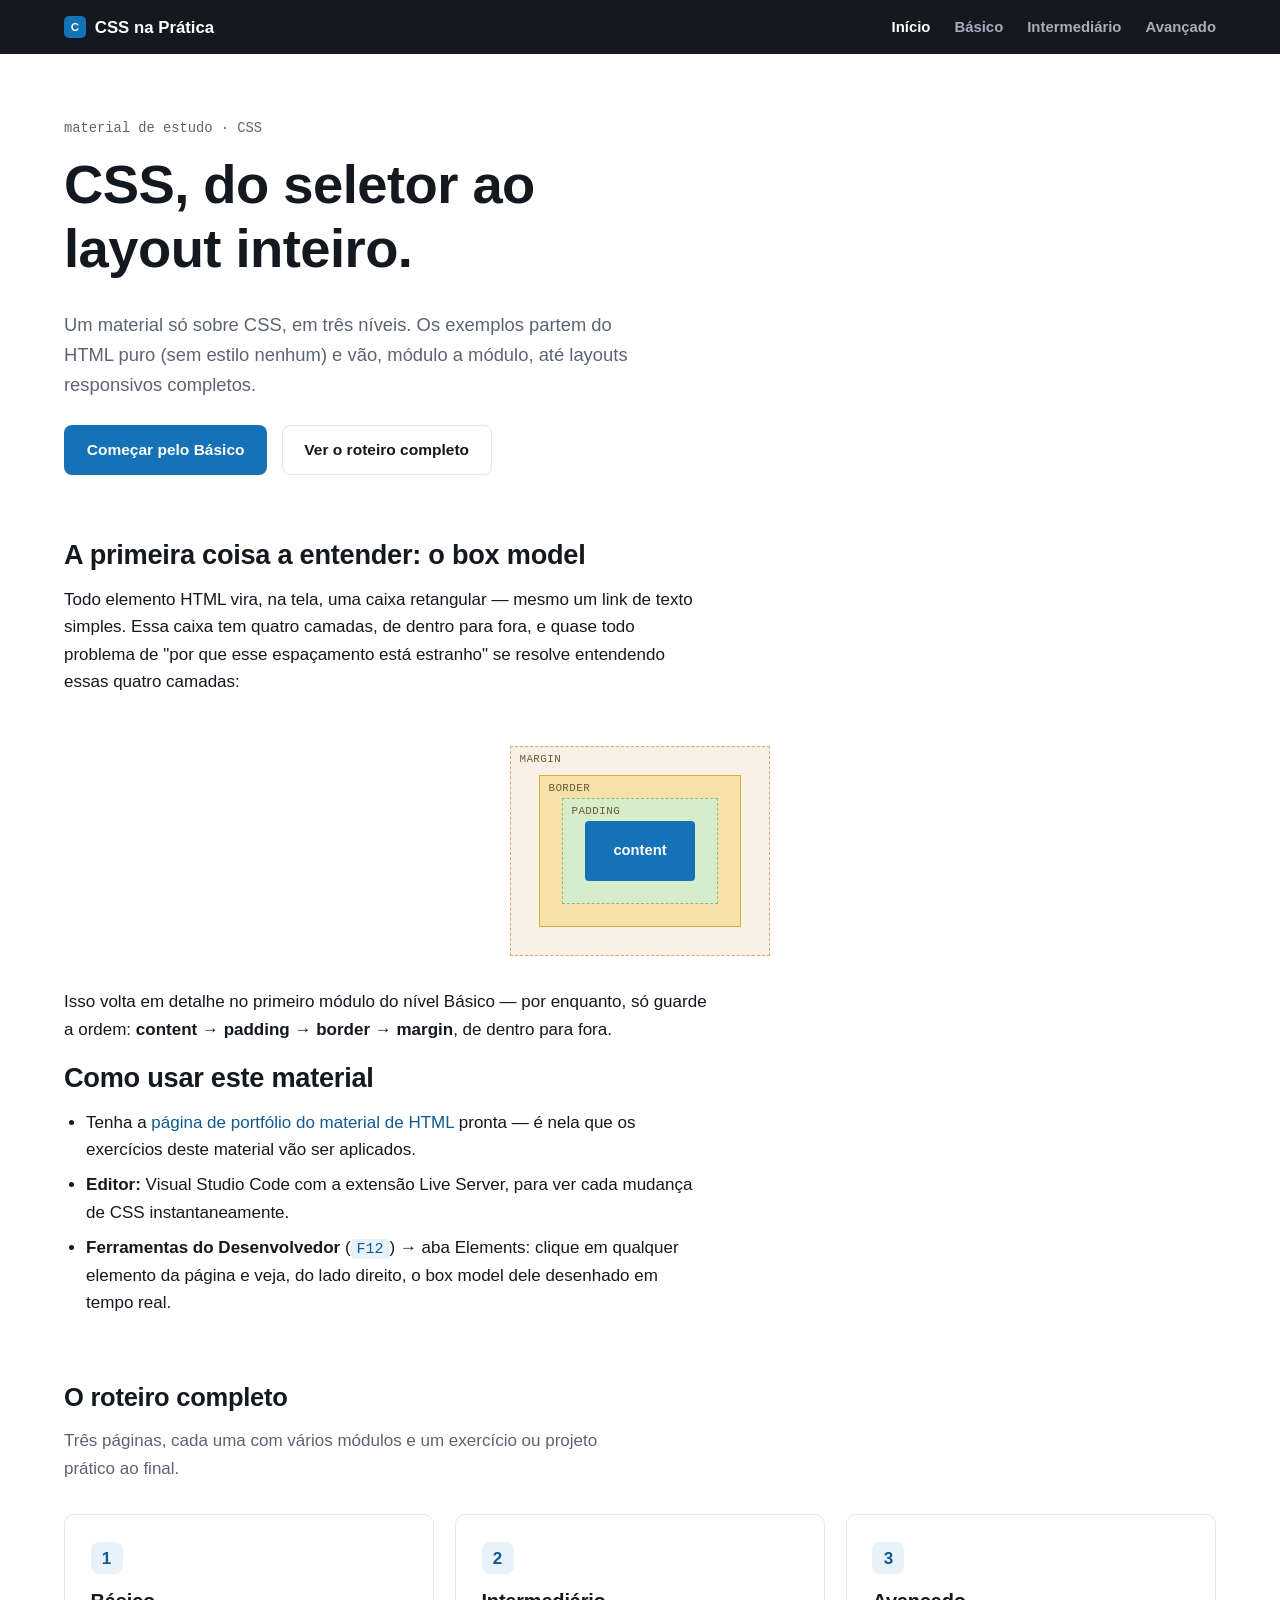
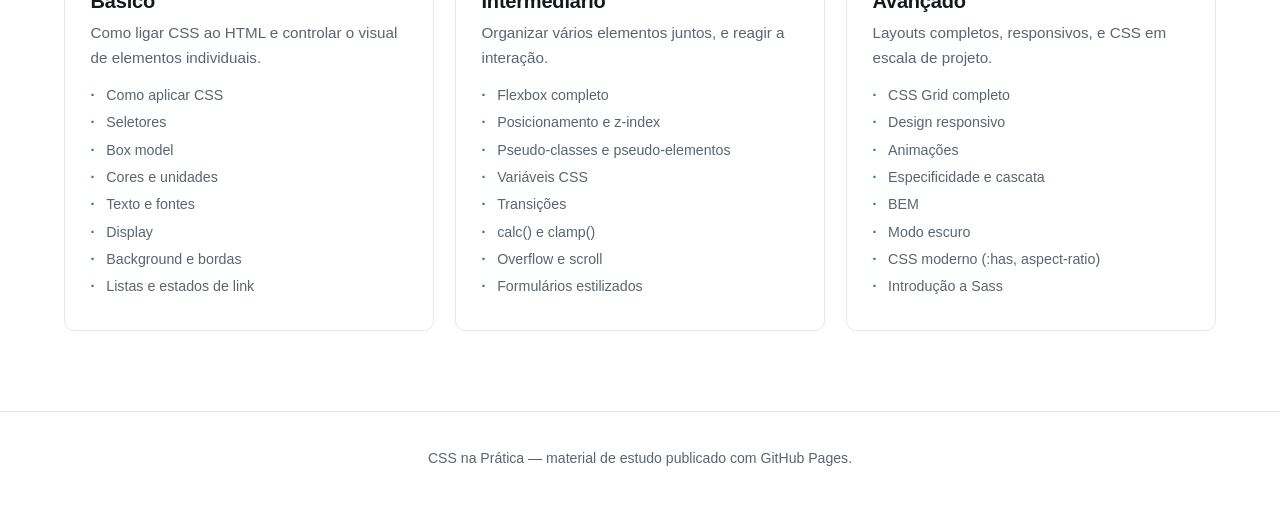
<file: index.html>
<!DOCTYPE html>
<html lang="pt-BR">
<head>
<meta charset="UTF-8">
<meta name="viewport" content="width=device-width, initial-scale=1">
<title>CSS na Prática</title>
<meta name="description" content="CSS do zero ao avançado: seletores, box model, Flexbox, Grid, responsividade, animações e Sass.">
<link rel="stylesheet" href="assets/css/style.css">
</head>
<body>

<header class="site-header">
  <div class="bar">
    <a class="brand" href="index.html"><span class="mark">C</span>CSS na Prática</a>
    <nav class="site-nav">
      <a href="index.html" aria-current="page">Início</a>
      <a href="basico.html">Básico</a>
      <a href="intermediario.html">Intermediário</a>
      <a href="avancado.html">Avançado</a>
    </nav>
  </div>
</header>

<main>
  <section class="hero">
    <p class="eyebrow">material de estudo · CSS</p>
    <h1>CSS, do seletor ao layout inteiro.</h1>
    <p class="lede">Um material só sobre CSS, em três níveis. Os exemplos partem do HTML puro (sem estilo nenhum) e vão, módulo a módulo, até layouts responsivos completos.</p>
    <div class="cta-row">
      <a class="btn btn-primary" href="basico.html">Começar pelo Básico</a>
      <a class="btn btn-ghost" href="#roteiro">Ver o roteiro completo</a>
    </div>
  </section>

  <section class="concept">
    <div class="inner">
      <h2>A primeira coisa a entender: o box model</h2>
      <p>Todo elemento HTML vira, na tela, uma caixa retangular — mesmo um link de texto simples. Essa caixa tem quatro camadas, de dentro para fora, e quase todo problema de "por que esse espaçamento está estranho" se resolve entendendo essas quatro camadas:</p>
    </div>

    <div class="boxmodel">
      <div class="bm-margin">
        <span class="bm-label">margin</span>
        <div class="bm-border">
          <span class="bm-label">border</span>
          <div class="bm-padding">
            <span class="bm-label">padding</span>
            <div class="bm-content">content</div>
          </div>
        </div>
      </div>
    </div>

    <div class="inner">
      <p class="note">Isso volta em detalhe no primeiro módulo do nível Básico — por enquanto, só guarde a ordem: <strong>content → padding → border → margin</strong>, de dentro para fora.</p>

      <h2>Como usar este material</h2>
      <ul>
        <li>Tenha a <a href="../html-site/basico.html">página de portfólio do material de HTML</a> pronta — é nela que os exercícios deste material vão ser aplicados.</li>
        <li><strong>Editor:</strong> Visual Studio Code com a extensão Live Server, para ver cada mudança de CSS instantaneamente.</li>
        <li><strong>Ferramentas do Desenvolvedor</strong> (<code>F12</code>) → aba Elements: clique em qualquer elemento da página e veja, do lado direito, o box model dele desenhado em tempo real.</li>
      </ul>
    </div>
  </section>

  <section class="roadmap" id="roteiro">
    <h2>O roteiro completo</h2>
    <p class="lede">Três páginas, cada uma com vários módulos e um exercício ou projeto prático ao final.</p>

    <div class="level-grid">
      <a class="level-card" href="basico.html">
        <span class="num">1</span>
        <h3>Básico</h3>
        <p>Como ligar CSS ao HTML e controlar o visual de elementos individuais.</p>
        <ul>
          <li>Como aplicar CSS</li>
          <li>Seletores</li>
          <li>Box model</li>
          <li>Cores e unidades</li>
          <li>Texto e fontes</li>
          <li>Display</li>
          <li>Background e bordas</li>
          <li>Listas e estados de link</li>
        </ul>
      </a>

      <a class="level-card" href="intermediario.html">
        <span class="num">2</span>
        <h3>Intermediário</h3>
        <p>Organizar vários elementos juntos, e reagir a interação.</p>
        <ul>
          <li>Flexbox completo</li>
          <li>Posicionamento e z-index</li>
          <li>Pseudo-classes e pseudo-elementos</li>
          <li>Variáveis CSS</li>
          <li>Transições</li>
          <li>calc() e clamp()</li>
          <li>Overflow e scroll</li>
          <li>Formulários estilizados</li>
        </ul>
      </a>

      <a class="level-card" href="avancado.html">
        <span class="num">3</span>
        <h3>Avançado</h3>
        <p>Layouts completos, responsivos, e CSS em escala de projeto.</p>
        <ul>
          <li>CSS Grid completo</li>
          <li>Design responsivo</li>
          <li>Animações</li>
          <li>Especificidade e cascata</li>
          <li>BEM</li>
          <li>Modo escuro</li>
          <li>CSS moderno (:has, aspect-ratio)</li>
          <li>Introdução a Sass</li>
        </ul>
      </a>
    </div>
  </section>
</main>

<footer class="site-footer">
  CSS na Prática — material de estudo publicado com GitHub Pages.
</footer>

</body>
</html>
</file>
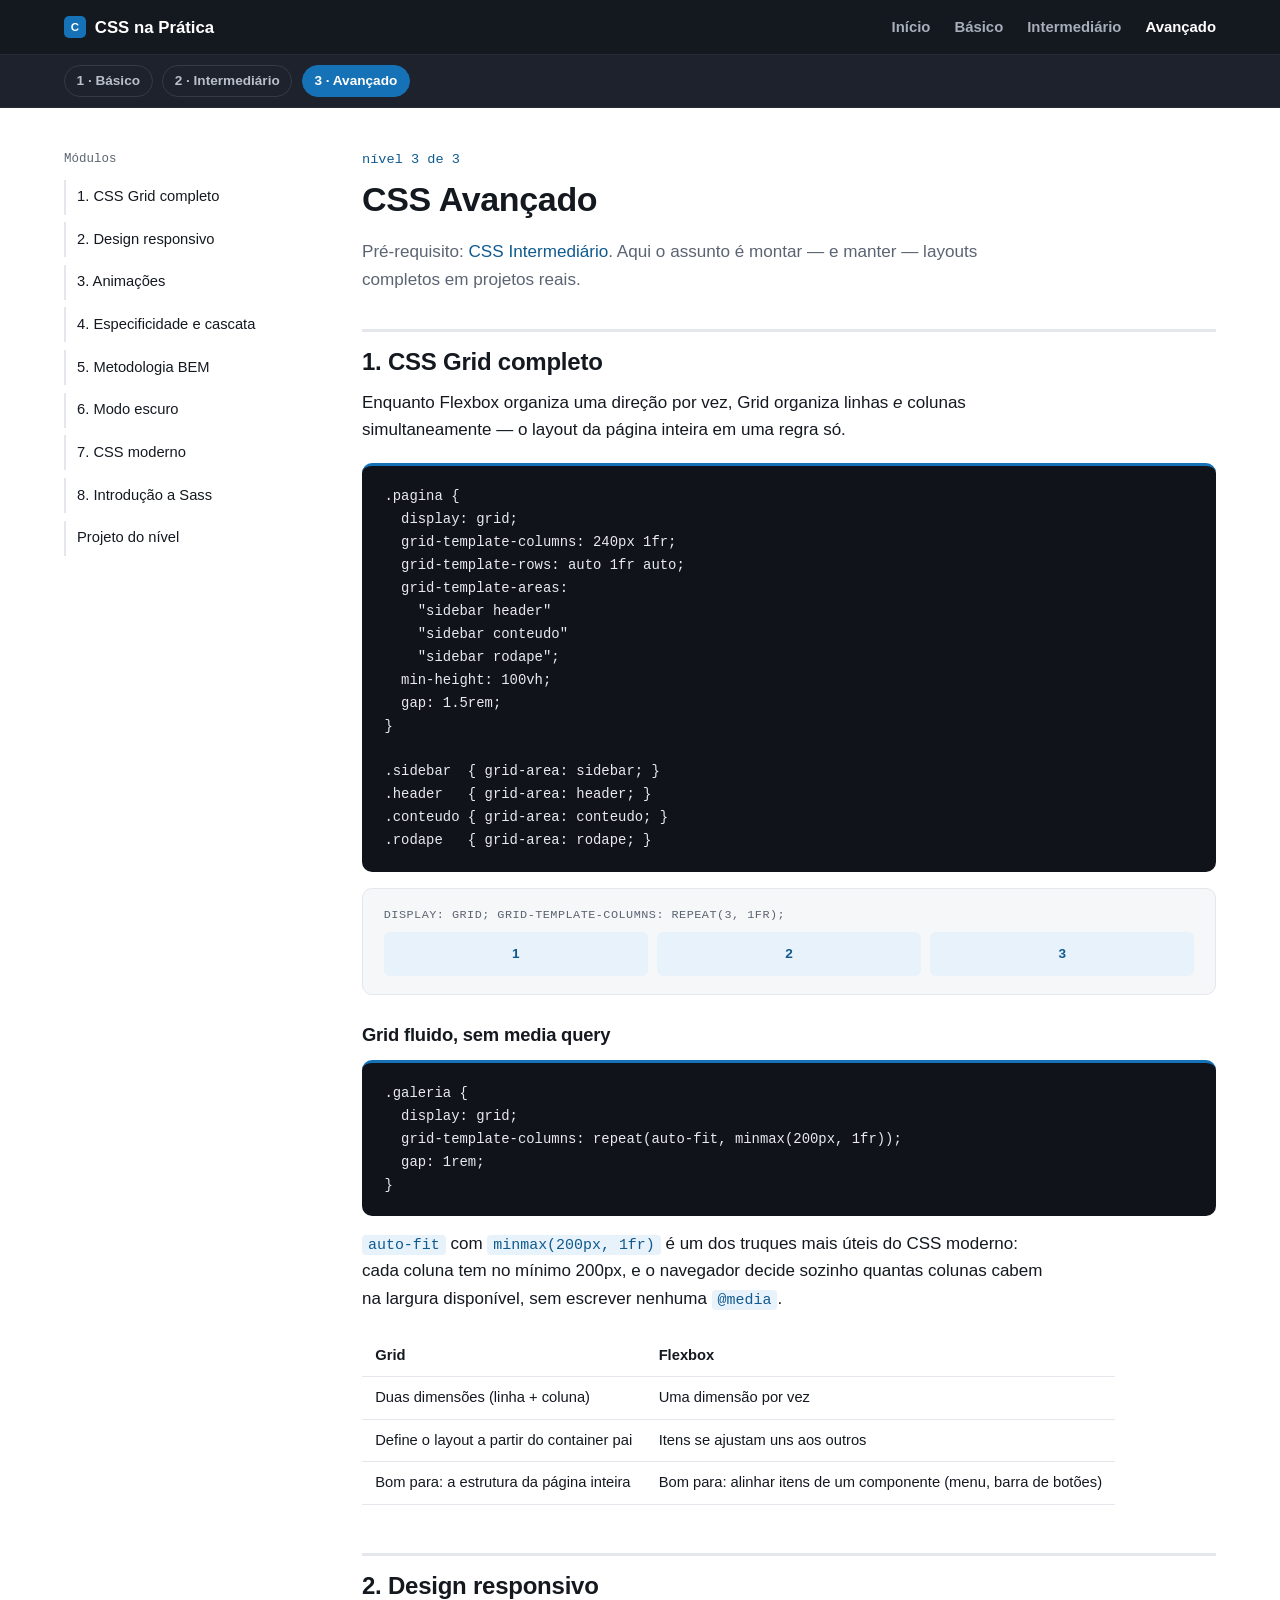
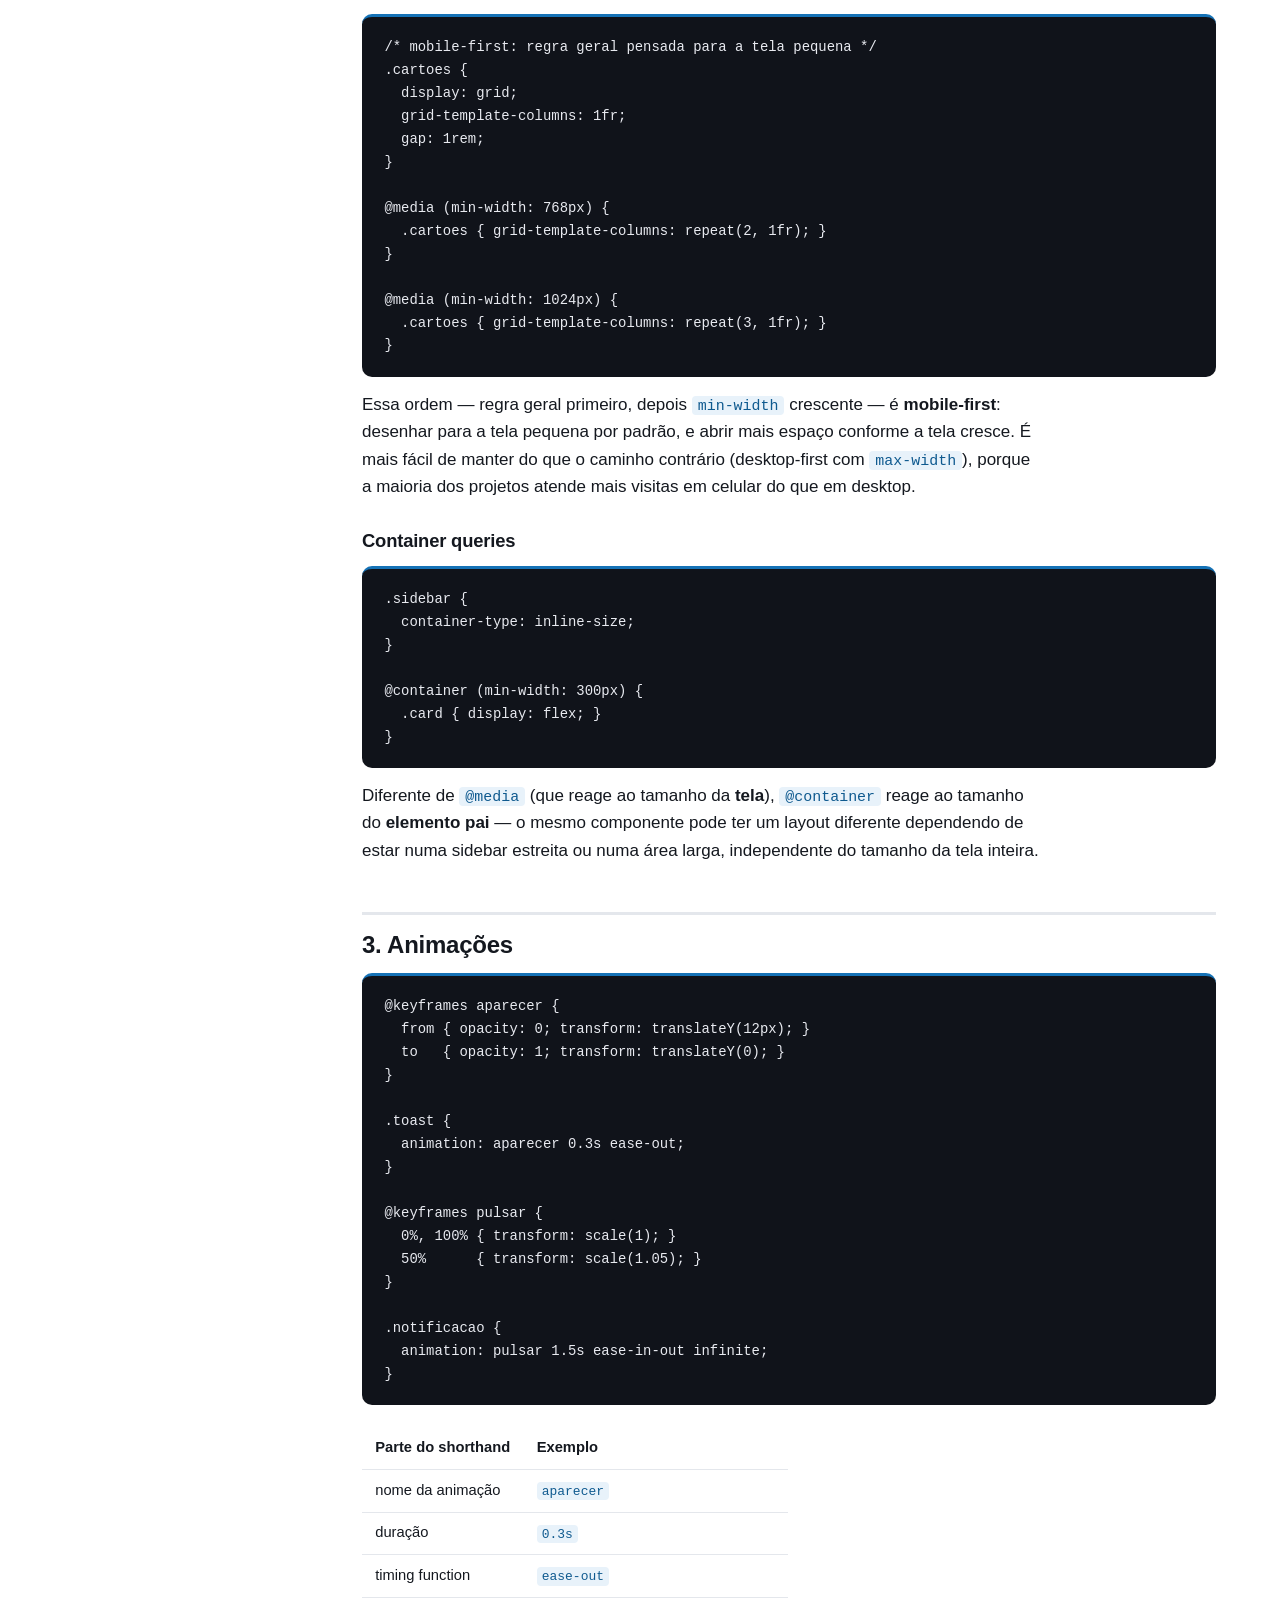
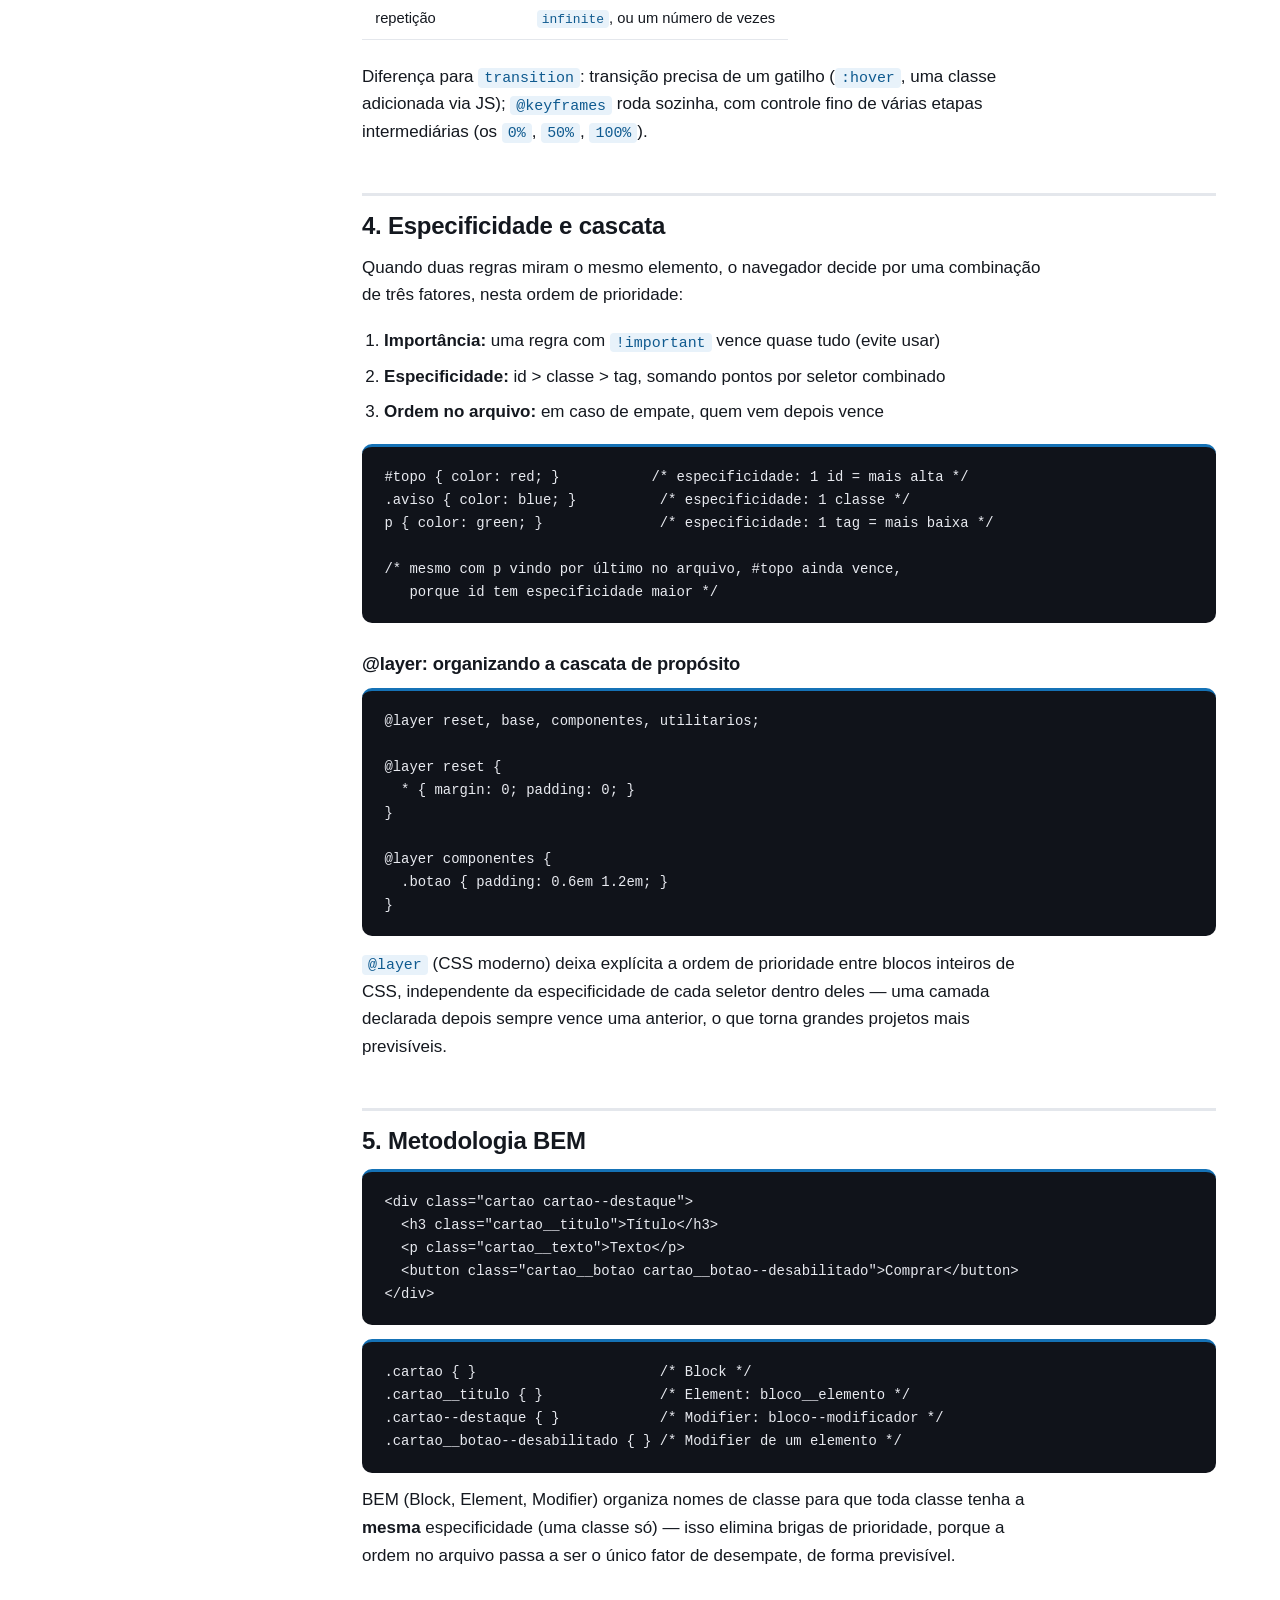
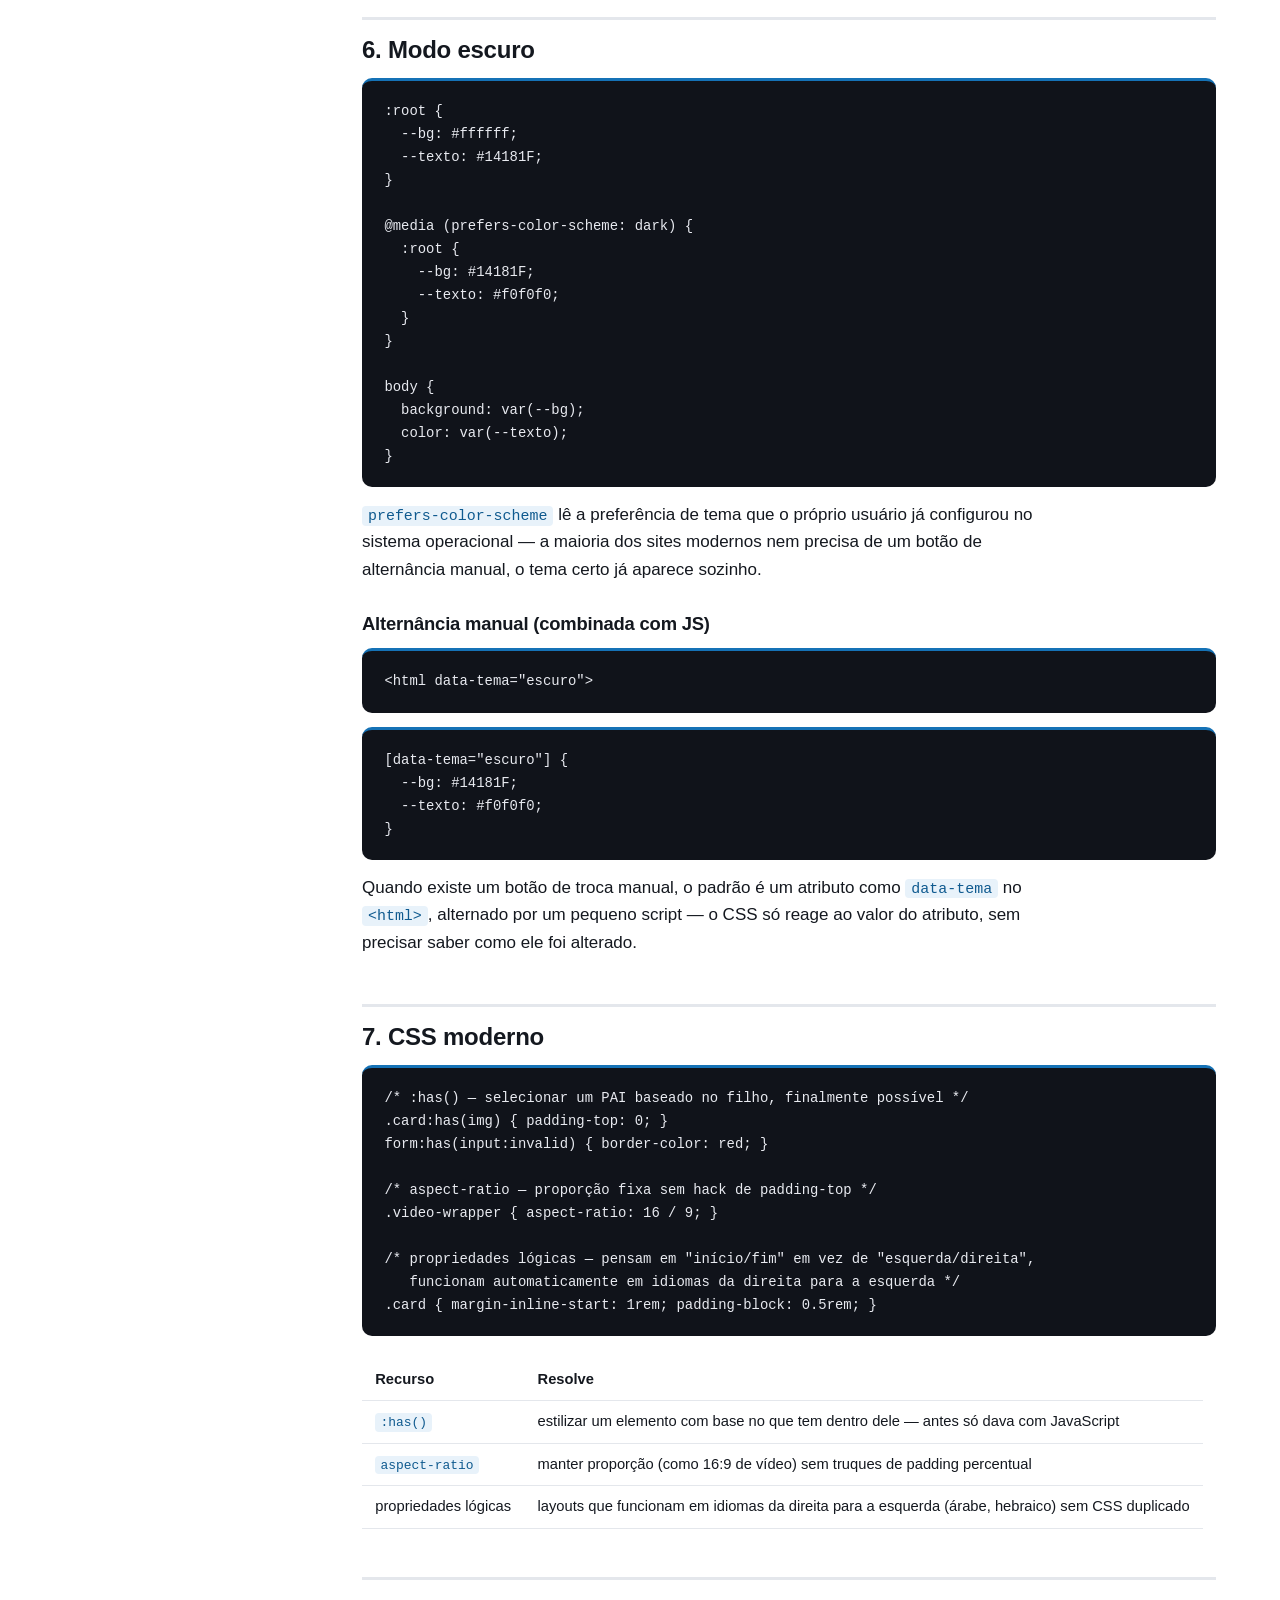
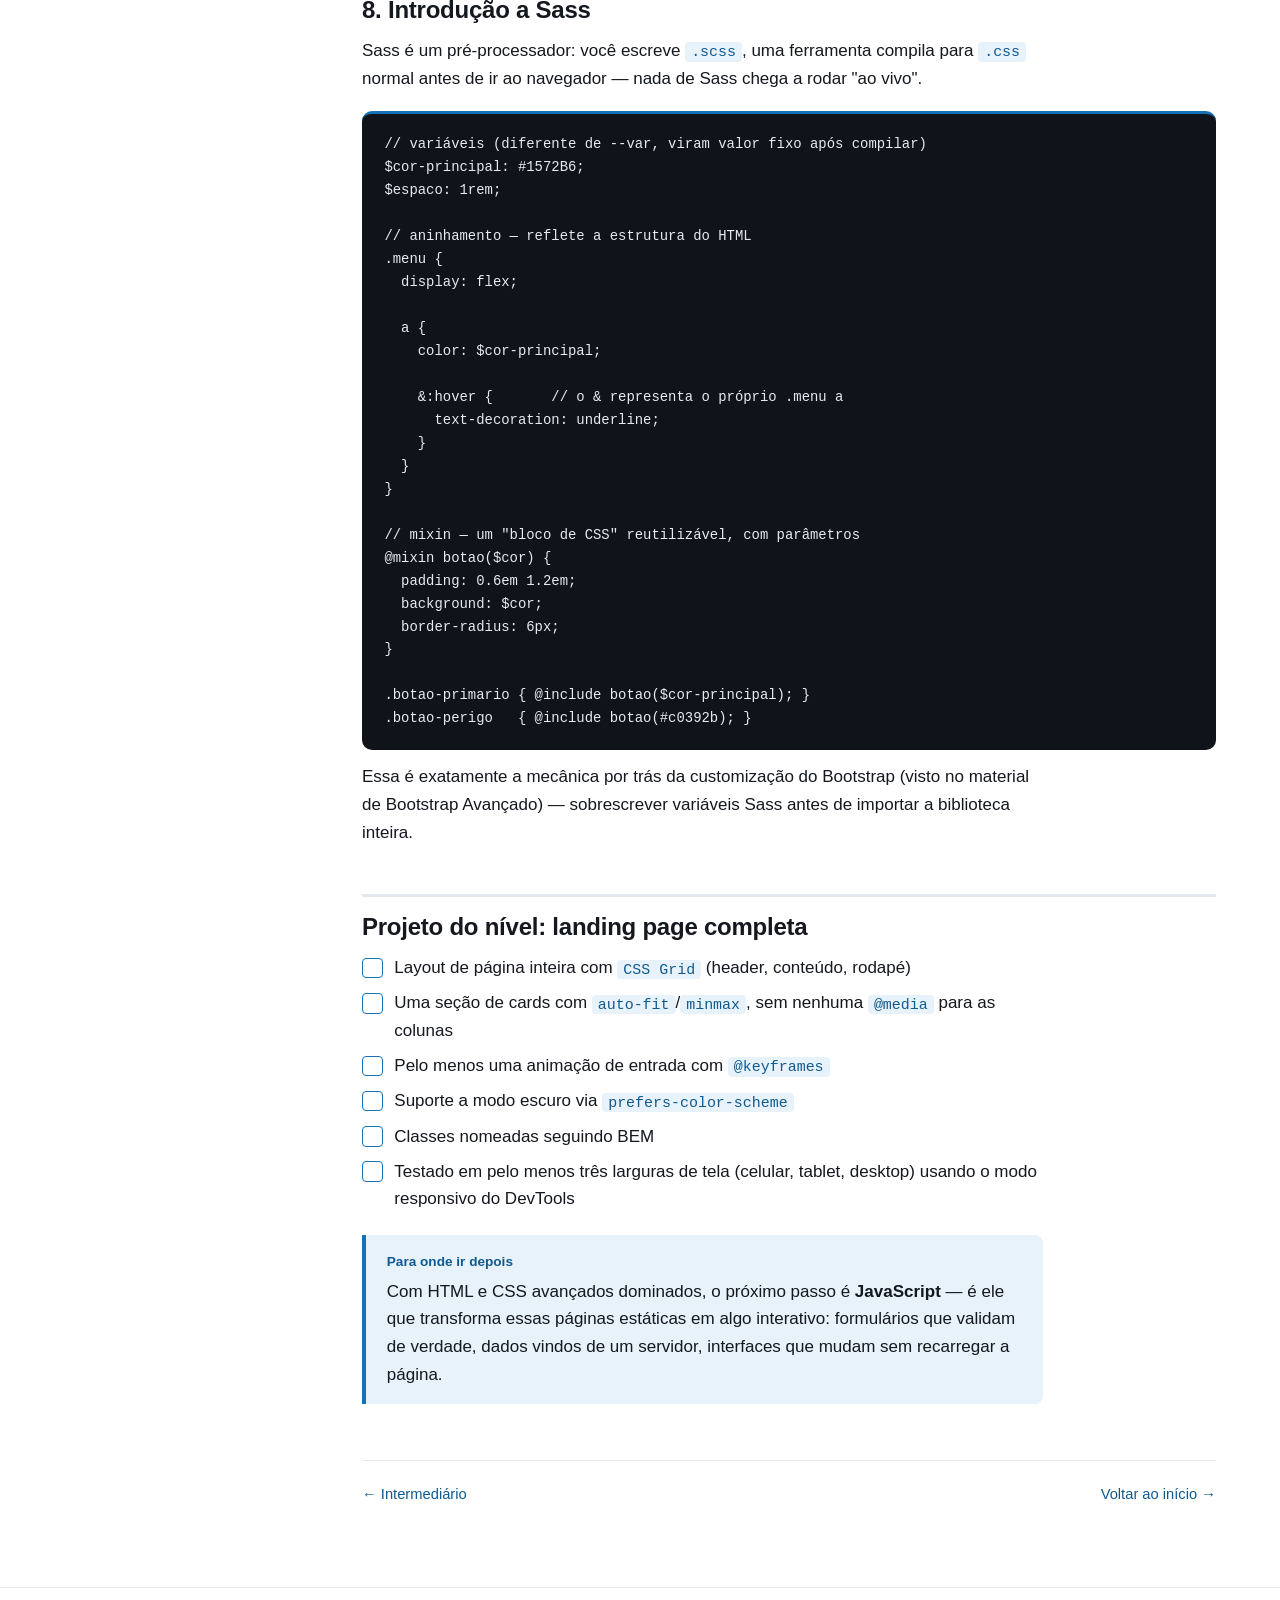
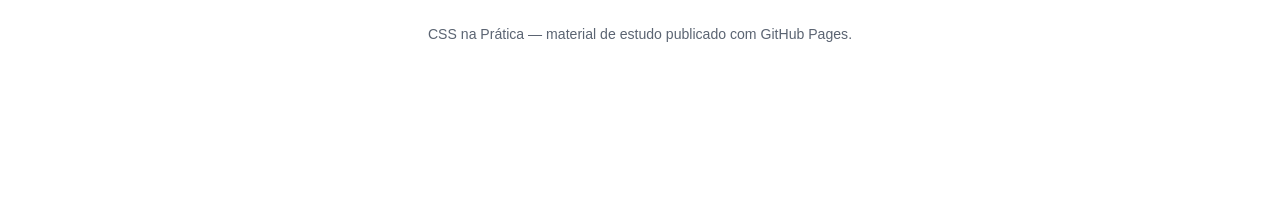
<file: avancado.html>
<!DOCTYPE html>
<html lang="pt-BR">
<head>
<meta charset="UTF-8">
<meta name="viewport" content="width=device-width, initial-scale=1">
<title>CSS Avançado — CSS na Prática</title>
<meta name="description" content="CSS avançado: Grid completo, design responsivo, animações, especificidade, BEM, modo escuro e Sass.">
<link rel="stylesheet" href="assets/css/style.css">
</head>
<body>

<header class="site-header">
  <div class="bar">
    <a class="brand" href="index.html"><span class="mark">C</span>CSS na Prática</a>
    <nav class="site-nav">
      <a href="index.html">Início</a>
      <a href="basico.html">Básico</a>
      <a href="intermediario.html">Intermediário</a>
      <a href="avancado.html" aria-current="page">Avançado</a>
    </nav>
  </div>
</header>
<div class="level-nav">
  <div class="bar">
    <a class="level-pill" href="basico.html">1 · Básico</a>
    <a class="level-pill" href="intermediario.html">2 · Intermediário</a>
    <a class="level-pill" aria-current="page" href="avancado.html">3 · Avançado</a>
  </div>
</div>

<div class="docs">
  <aside class="docs-side">
    <p class="side-title">Módulos</p>
    <ul>
      <li><a href="#m1">1. CSS Grid completo</a></li>
      <li><a href="#m2">2. Design responsivo</a></li>
      <li><a href="#m3">3. Animações</a></li>
      <li><a href="#m4">4. Especificidade e cascata</a></li>
      <li><a href="#m5">5. Metodologia BEM</a></li>
      <li><a href="#m6">6. Modo escuro</a></li>
      <li><a href="#m7">7. CSS moderno</a></li>
      <li><a href="#m8">8. Introdução a Sass</a></li>
      <li><a href="#projeto">Projeto do nível</a></li>
    </ul>
  </aside>

  <main class="docs-main">
    <p class="page-kicker">nível 3 de 3</p>
    <h1>CSS Avançado</h1>
    <p class="lede">Pré-requisito: <a href="intermediario.html">CSS Intermediário</a>. Aqui o assunto é montar — e manter — layouts completos em projetos reais.</p>

    <section id="m1">
      <h2>1. CSS Grid completo</h2>
      <p>Enquanto Flexbox organiza uma direção por vez, Grid organiza linhas <em>e</em> colunas simultaneamente — o layout da página inteira em uma regra só.</p>
      <pre><code>.pagina {
  display: grid;
  grid-template-columns: 240px 1fr;
  grid-template-rows: auto 1fr auto;
  grid-template-areas:
    "sidebar header"
    "sidebar conteudo"
    "sidebar rodape";
  min-height: 100vh;
  gap: 1.5rem;
}

.sidebar  { grid-area: sidebar; }
.header   { grid-area: header; }
.conteudo { grid-area: conteudo; }
.rodape   { grid-area: rodape; }</code></pre>
      <div class="demo">
        <p class="demo-label">display: grid; grid-template-columns: repeat(3, 1fr);</p>
        <div class="demo-grid"><div>1</div><div>2</div><div>3</div></div>
      </div>
      <h3>Grid fluido, sem media query</h3>
      <pre><code>.galeria {
  display: grid;
  grid-template-columns: repeat(auto-fit, minmax(200px, 1fr));
  gap: 1rem;
}</code></pre>
      <p><code>auto-fit</code> com <code>minmax(200px, 1fr)</code> é um dos truques mais úteis do CSS moderno: cada coluna tem no mínimo 200px, e o navegador decide sozinho quantas colunas cabem na largura disponível, sem escrever nenhuma <code>@media</code>.</p>
      <table>
        <thead><tr><th>Grid</th><th>Flexbox</th></tr></thead>
        <tbody>
          <tr><td>Duas dimensões (linha + coluna)</td><td>Uma dimensão por vez</td></tr>
          <tr><td>Define o layout a partir do container pai</td><td>Itens se ajustam uns aos outros</td></tr>
          <tr><td>Bom para: a estrutura da página inteira</td><td>Bom para: alinhar itens de um componente (menu, barra de botões)</td></tr>
        </tbody>
      </table>
    </section>

    <section id="m2">
      <h2>2. Design responsivo</h2>
      <pre><code>/* mobile-first: regra geral pensada para a tela pequena */
.cartoes {
  display: grid;
  grid-template-columns: 1fr;
  gap: 1rem;
}

@media (min-width: 768px) {
  .cartoes { grid-template-columns: repeat(2, 1fr); }
}

@media (min-width: 1024px) {
  .cartoes { grid-template-columns: repeat(3, 1fr); }
}</code></pre>
      <p>Essa ordem — regra geral primeiro, depois <code>min-width</code> crescente — é <strong>mobile-first</strong>: desenhar para a tela pequena por padrão, e abrir mais espaço conforme a tela cresce. É mais fácil de manter do que o caminho contrário (desktop-first com <code>max-width</code>), porque a maioria dos projetos atende mais visitas em celular do que em desktop.</p>
      <h3>Container queries</h3>
      <pre><code>.sidebar {
  container-type: inline-size;
}

@container (min-width: 300px) {
  .card { display: flex; }
}</code></pre>
      <p class="note">Diferente de <code>@media</code> (que reage ao tamanho da <strong>tela</strong>), <code>@container</code> reage ao tamanho do <strong>elemento pai</strong> — o mesmo componente pode ter um layout diferente dependendo de estar numa sidebar estreita ou numa área larga, independente do tamanho da tela inteira.</p>
    </section>

    <section id="m3">
      <h2>3. Animações</h2>
      <pre><code>@keyframes aparecer {
  from { opacity: 0; transform: translateY(12px); }
  to   { opacity: 1; transform: translateY(0); }
}

.toast {
  animation: aparecer 0.3s ease-out;
}

@keyframes pulsar {
  0%, 100% { transform: scale(1); }
  50%      { transform: scale(1.05); }
}

.notificacao {
  animation: pulsar 1.5s ease-in-out infinite;
}</code></pre>
      <table>
        <thead><tr><th>Parte do shorthand</th><th>Exemplo</th></tr></thead>
        <tbody>
          <tr><td>nome da animação</td><td><code>aparecer</code></td></tr>
          <tr><td>duração</td><td><code>0.3s</code></td></tr>
          <tr><td>timing function</td><td><code>ease-out</code></td></tr>
          <tr><td>repetição</td><td><code>infinite</code>, ou um número de vezes</td></tr>
        </tbody>
      </table>
      <p class="note">Diferença para <code>transition</code>: transição precisa de um gatilho (<code>:hover</code>, uma classe adicionada via JS); <code>@keyframes</code> roda sozinha, com controle fino de várias etapas intermediárias (os <code>0%</code>, <code>50%</code>, <code>100%</code>).</p>
    </section>

    <section id="m4">
      <h2>4. Especificidade e cascata</h2>
      <p>Quando duas regras miram o mesmo elemento, o navegador decide por uma combinação de três fatores, nesta ordem de prioridade:</p>
      <ol>
        <li><strong>Importância:</strong> uma regra com <code>!important</code> vence quase tudo (evite usar)</li>
        <li><strong>Especificidade:</strong> id &gt; classe &gt; tag, somando pontos por seletor combinado</li>
        <li><strong>Ordem no arquivo:</strong> em caso de empate, quem vem depois vence</li>
      </ol>
      <pre><code>#topo { color: red; }           /* especificidade: 1 id = mais alta */
.aviso { color: blue; }          /* especificidade: 1 classe */
p { color: green; }              /* especificidade: 1 tag = mais baixa */

/* mesmo com p vindo por último no arquivo, #topo ainda vence,
   porque id tem especificidade maior */</code></pre>
      <h3>@layer: organizando a cascata de propósito</h3>
      <pre><code>@layer reset, base, componentes, utilitarios;

@layer reset {
  * { margin: 0; padding: 0; }
}

@layer componentes {
  .botao { padding: 0.6em 1.2em; }
}</code></pre>
      <p><code>@layer</code> (CSS moderno) deixa explícita a ordem de prioridade entre blocos inteiros de CSS, independente da especificidade de cada seletor dentro deles — uma camada declarada depois sempre vence uma anterior, o que torna grandes projetos mais previsíveis.</p>
    </section>

    <section id="m5">
      <h2>5. Metodologia BEM</h2>
      <pre><code>&lt;div class="cartao cartao--destaque"&gt;
  &lt;h3 class="cartao__titulo"&gt;Título&lt;/h3&gt;
  &lt;p class="cartao__texto"&gt;Texto&lt;/p&gt;
  &lt;button class="cartao__botao cartao__botao--desabilitado"&gt;Comprar&lt;/button&gt;
&lt;/div&gt;</code></pre>
      <pre><code>.cartao { }                      /* Block */
.cartao__titulo { }              /* Element: bloco__elemento */
.cartao--destaque { }            /* Modifier: bloco--modificador */
.cartao__botao--desabilitado { } /* Modifier de um elemento */</code></pre>
      <p>BEM (Block, Element, Modifier) organiza nomes de classe para que toda classe tenha a <strong>mesma</strong> especificidade (uma classe só) — isso elimina brigas de prioridade, porque a ordem no arquivo passa a ser o único fator de desempate, de forma previsível.</p>
    </section>

    <section id="m6">
      <h2>6. Modo escuro</h2>
      <pre><code>:root {
  --bg: #ffffff;
  --texto: #14181F;
}

@media (prefers-color-scheme: dark) {
  :root {
    --bg: #14181F;
    --texto: #f0f0f0;
  }
}

body {
  background: var(--bg);
  color: var(--texto);
}</code></pre>
      <p><code>prefers-color-scheme</code> lê a preferência de tema que o próprio usuário já configurou no sistema operacional — a maioria dos sites modernos nem precisa de um botão de alternância manual, o tema certo já aparece sozinho.</p>
      <h3>Alternância manual (combinada com JS)</h3>
      <pre><code>&lt;html data-tema="escuro"&gt;</code></pre>
      <pre><code>[data-tema="escuro"] {
  --bg: #14181F;
  --texto: #f0f0f0;
}</code></pre>
      <p class="note">Quando existe um botão de troca manual, o padrão é um atributo como <code>data-tema</code> no <code>&lt;html&gt;</code>, alternado por um pequeno script — o CSS só reage ao valor do atributo, sem precisar saber como ele foi alterado.</p>
    </section>

    <section id="m7">
      <h2>7. CSS moderno</h2>
      <pre><code>/* :has() — selecionar um PAI baseado no filho, finalmente possível */
.card:has(img) { padding-top: 0; }
form:has(input:invalid) { border-color: red; }

/* aspect-ratio — proporção fixa sem hack de padding-top */
.video-wrapper { aspect-ratio: 16 / 9; }

/* propriedades lógicas — pensam em "início/fim" em vez de "esquerda/direita",
   funcionam automaticamente em idiomas da direita para a esquerda */
.card { margin-inline-start: 1rem; padding-block: 0.5rem; }</code></pre>
      <table>
        <thead><tr><th>Recurso</th><th>Resolve</th></tr></thead>
        <tbody>
          <tr><td><code>:has()</code></td><td>estilizar um elemento com base no que tem dentro dele — antes só dava com JavaScript</td></tr>
          <tr><td><code>aspect-ratio</code></td><td>manter proporção (como 16:9 de vídeo) sem truques de padding percentual</td></tr>
          <tr><td>propriedades lógicas</td><td>layouts que funcionam em idiomas da direita para a esquerda (árabe, hebraico) sem CSS duplicado</td></tr>
        </tbody>
      </table>
    </section>

    <section id="m8">
      <h2>8. Introdução a Sass</h2>
      <p>Sass é um pré-processador: você escreve <code>.scss</code>, uma ferramenta compila para <code>.css</code> normal antes de ir ao navegador — nada de Sass chega a rodar "ao vivo".</p>
      <pre><code>// variáveis (diferente de --var, viram valor fixo após compilar)
$cor-principal: #1572B6;
$espaco: 1rem;

// aninhamento — reflete a estrutura do HTML
.menu {
  display: flex;

  a {
    color: $cor-principal;

    &:hover {       // o & representa o próprio .menu a
      text-decoration: underline;
    }
  }
}

// mixin — um "bloco de CSS" reutilizável, com parâmetros
@mixin botao($cor) {
  padding: 0.6em 1.2em;
  background: $cor;
  border-radius: 6px;
}

.botao-primario { @include botao($cor-principal); }
.botao-perigo   { @include botao(#c0392b); }</code></pre>
      <p class="note">Essa é exatamente a mecânica por trás da customização do Bootstrap (visto no material de Bootstrap Avançado) — sobrescrever variáveis Sass antes de importar a biblioteca inteira.</p>
    </section>

    <section id="projeto">
      <h2>Projeto do nível: landing page completa</h2>
      <ul class="checklist">
        <li>Layout de página inteira com <code>CSS Grid</code> (header, conteúdo, rodapé)</li>
        <li>Uma seção de cards com <code>auto-fit</code>/<code>minmax</code>, sem nenhuma <code>@media</code> para as colunas</li>
        <li>Pelo menos uma animação de entrada com <code>@keyframes</code></li>
        <li>Suporte a modo escuro via <code>prefers-color-scheme</code></li>
        <li>Classes nomeadas seguindo BEM</li>
        <li>Testado em pelo menos três larguras de tela (celular, tablet, desktop) usando o modo responsivo do DevTools</li>
      </ul>
      <div class="callout">
        <span class="label">Para onde ir depois</span>
        <p>Com HTML e CSS avançados dominados, o próximo passo é <strong>JavaScript</strong> — é ele que transforma essas páginas estáticas em algo interativo: formulários que validam de verdade, dados vindos de um servidor, interfaces que mudam sem recarregar a página.</p>
      </div>
    </section>

    <div class="pagefoot">
      <a href="intermediario.html">← Intermediário</a>
      <a href="index.html">Voltar ao início →</a>
    </div>
  </main>
</div>

<footer class="site-footer">
  CSS na Prática — material de estudo publicado com GitHub Pages.
</footer>

</body>
</html>
</file>
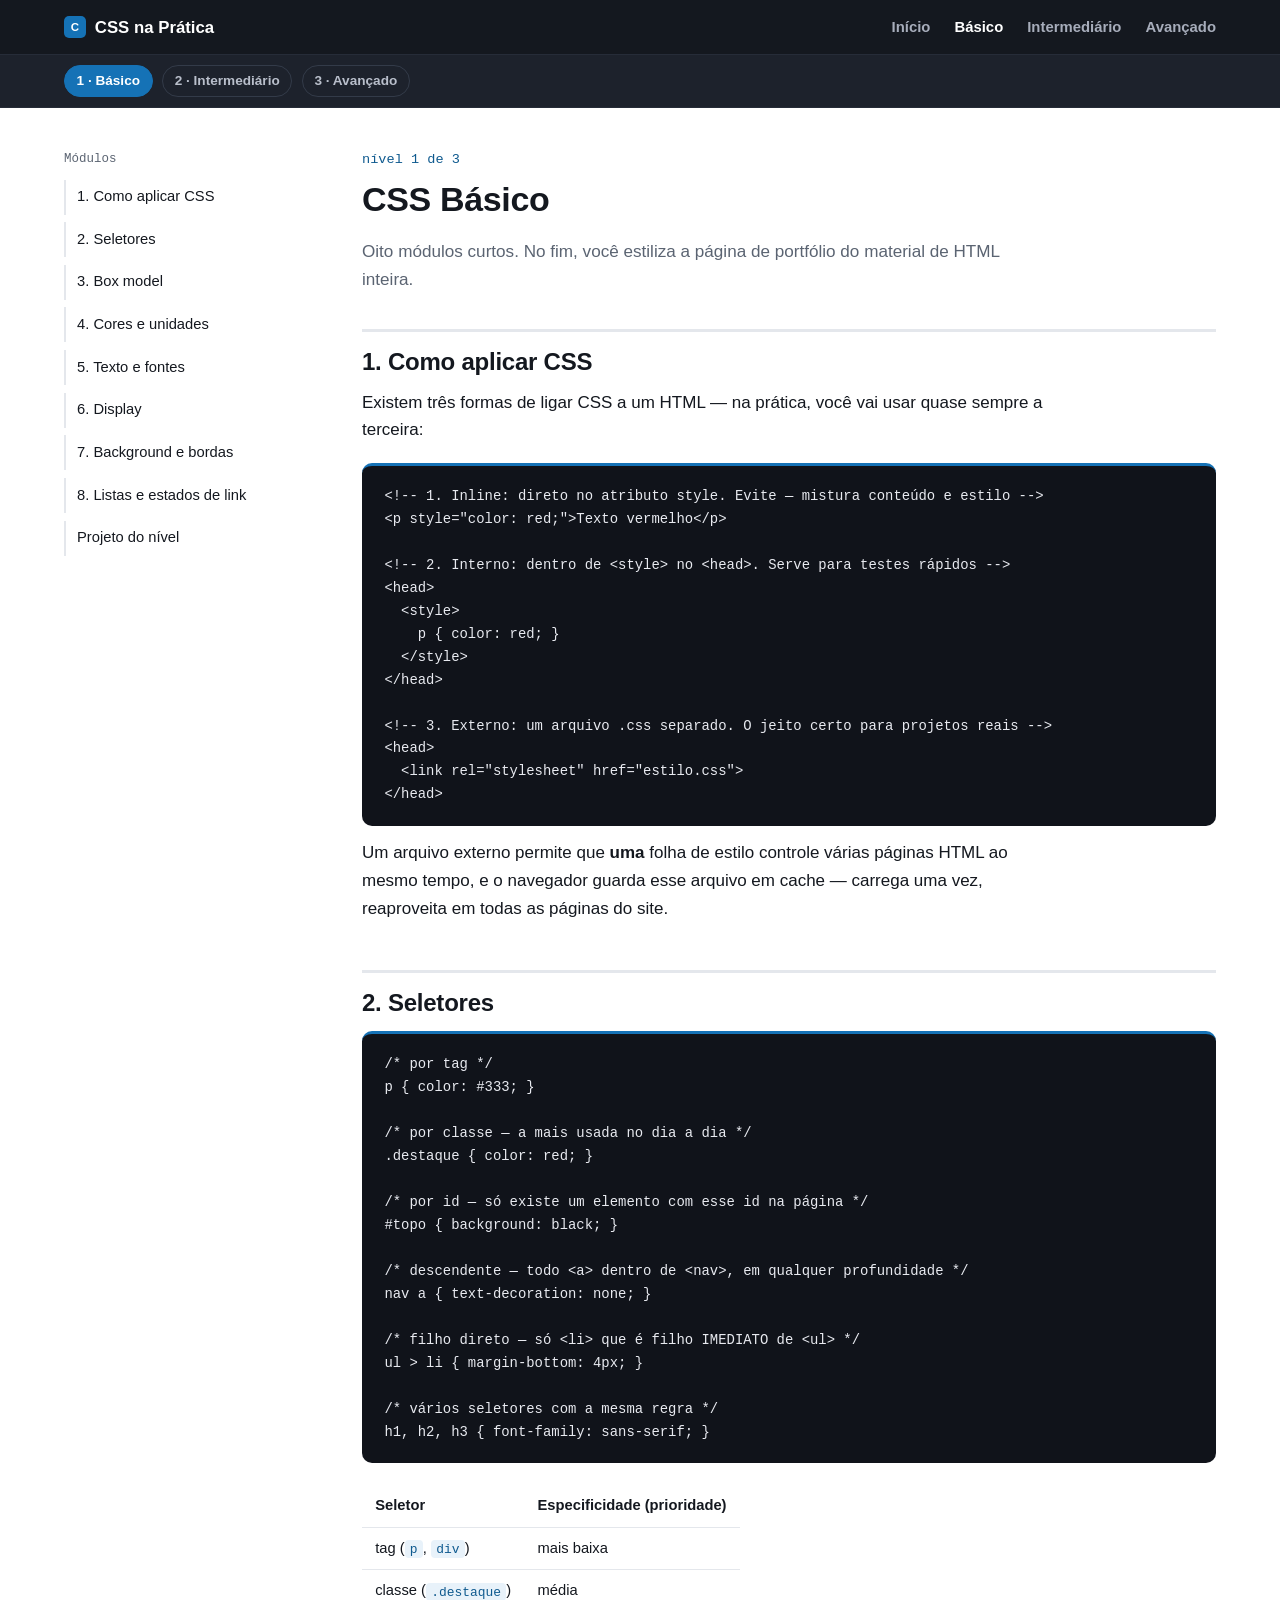
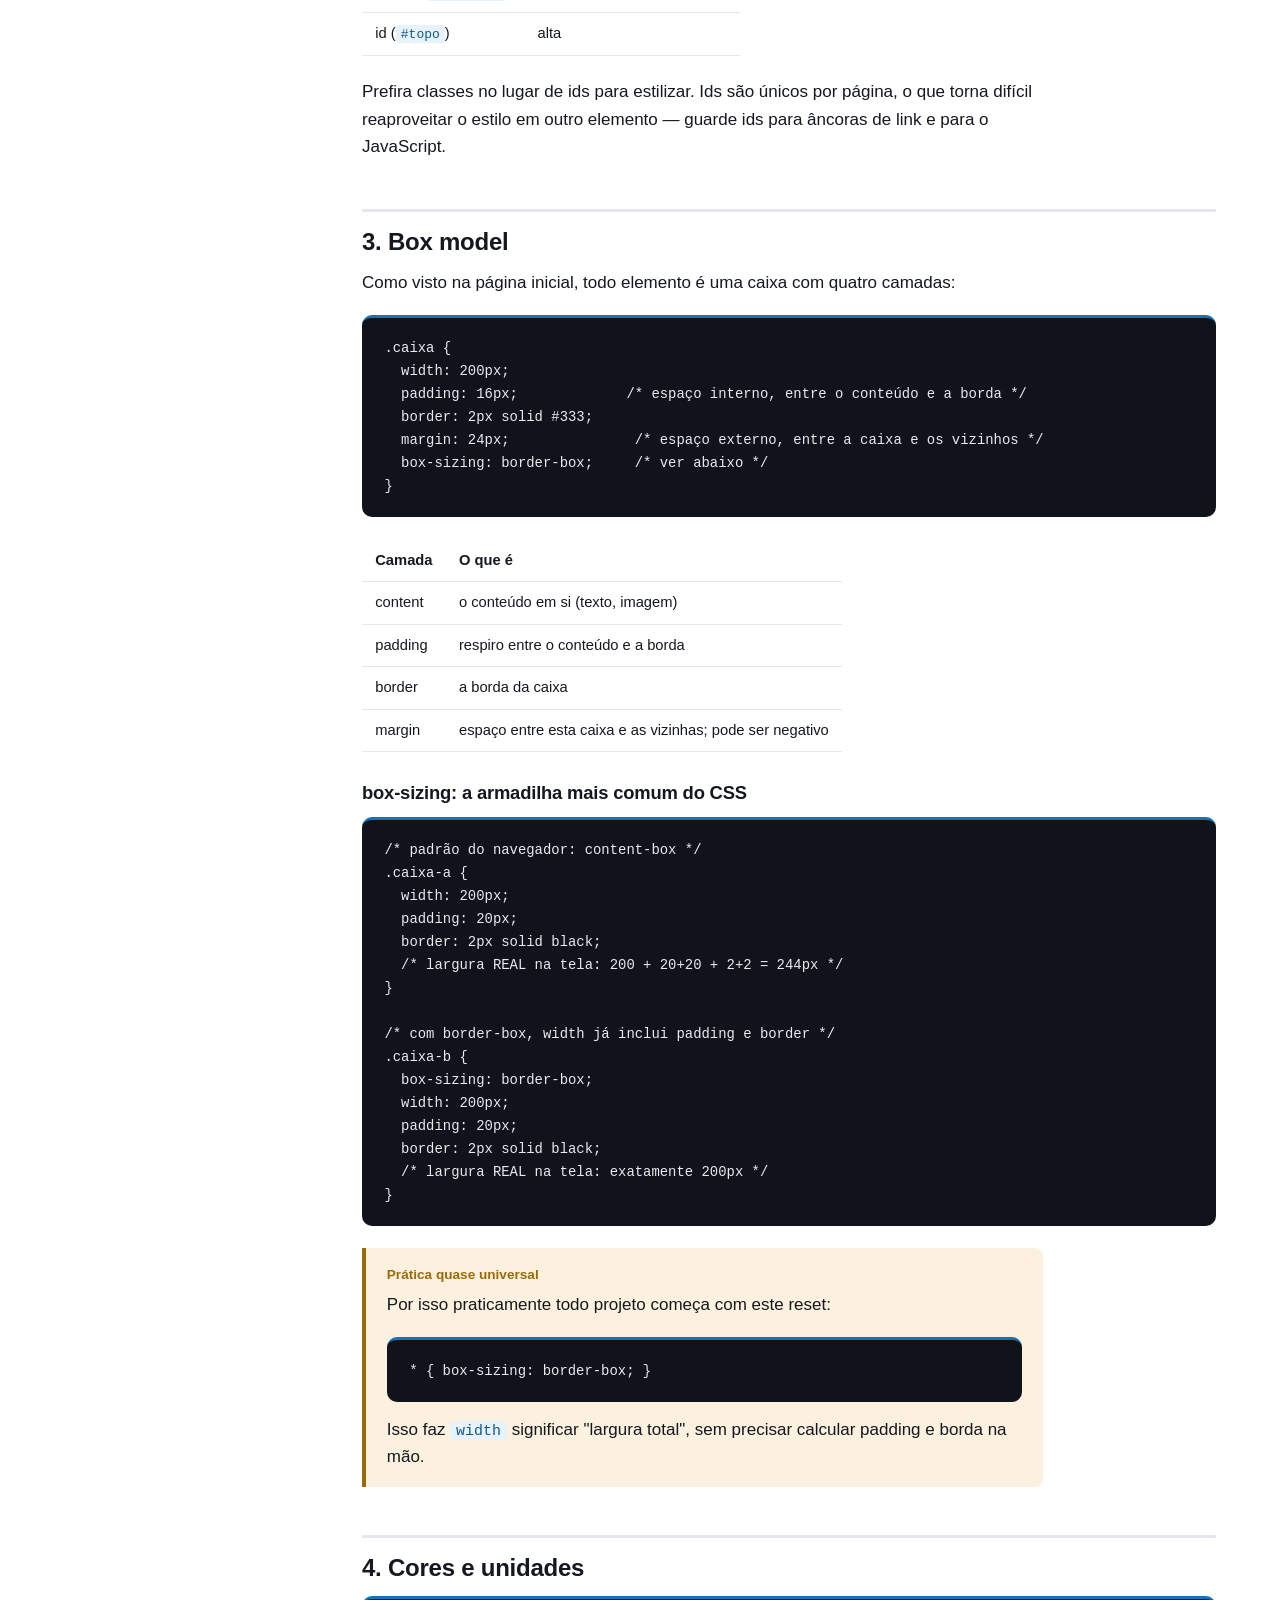
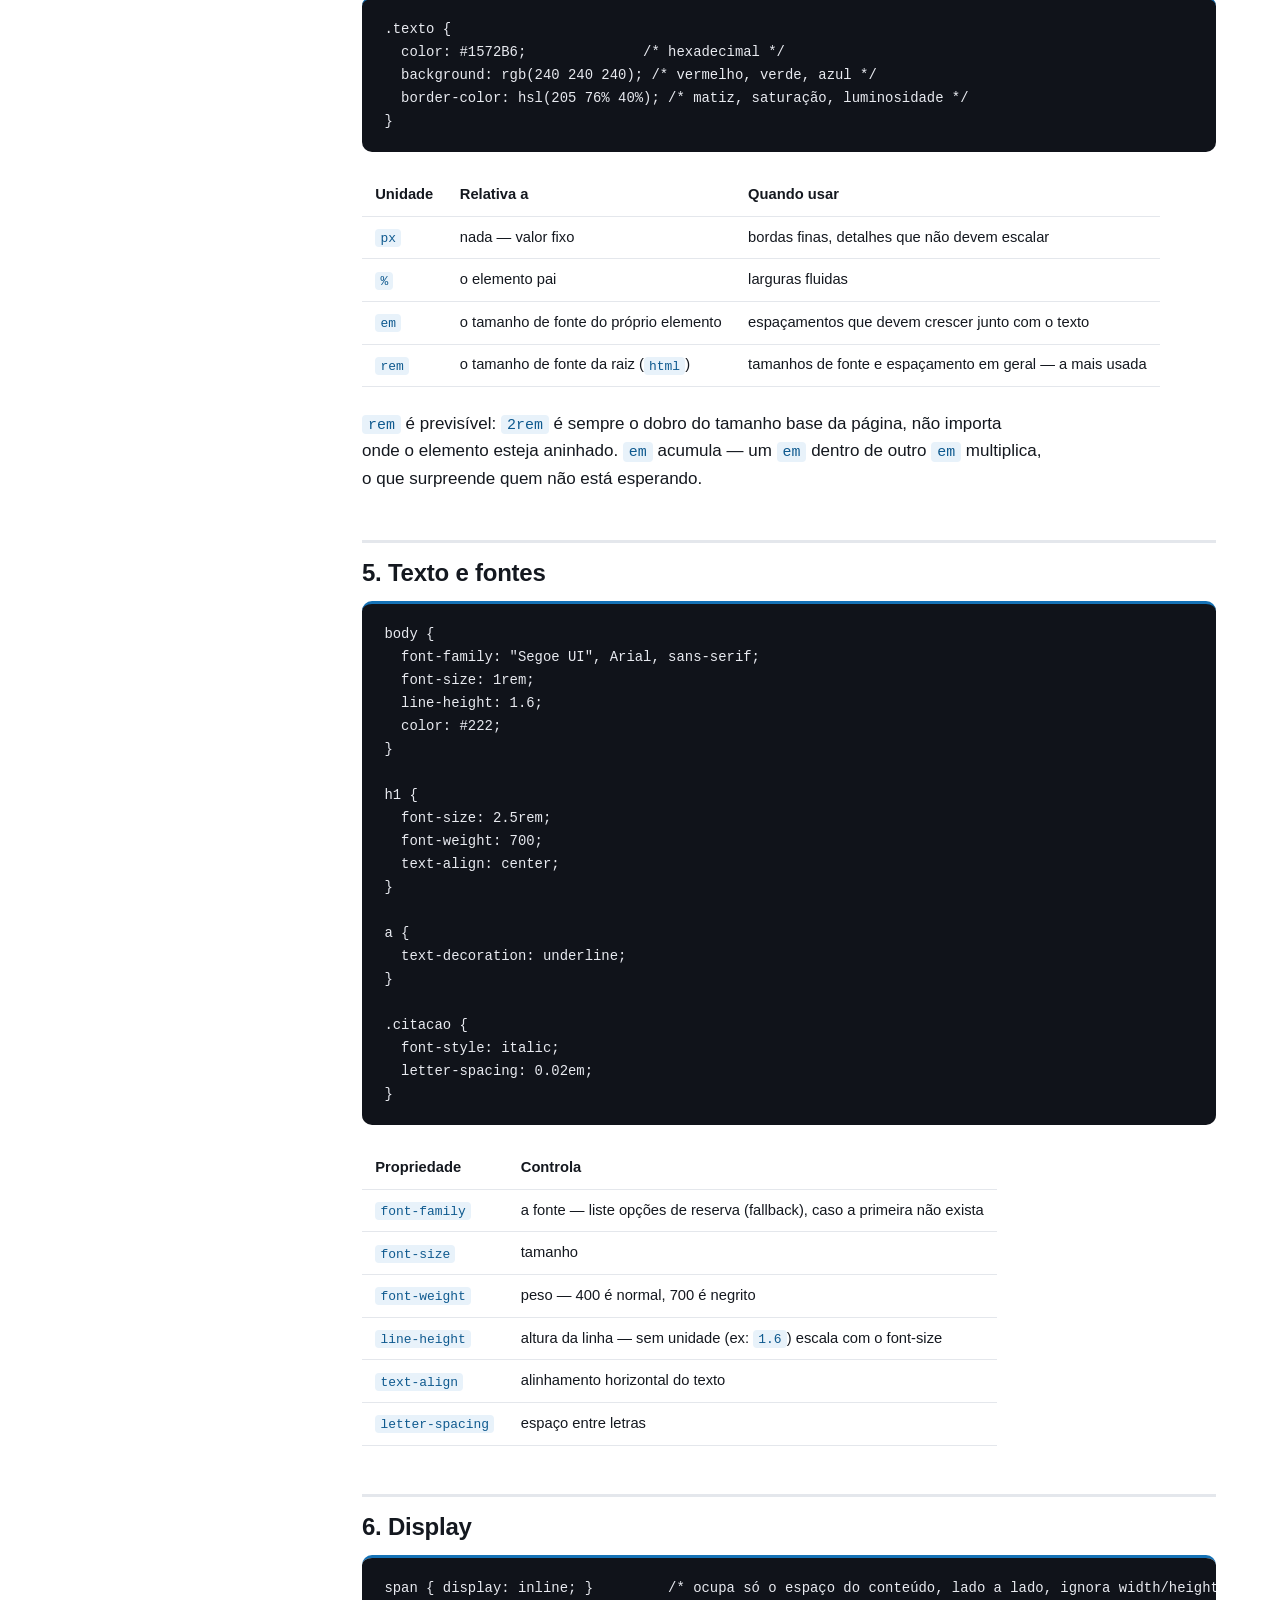
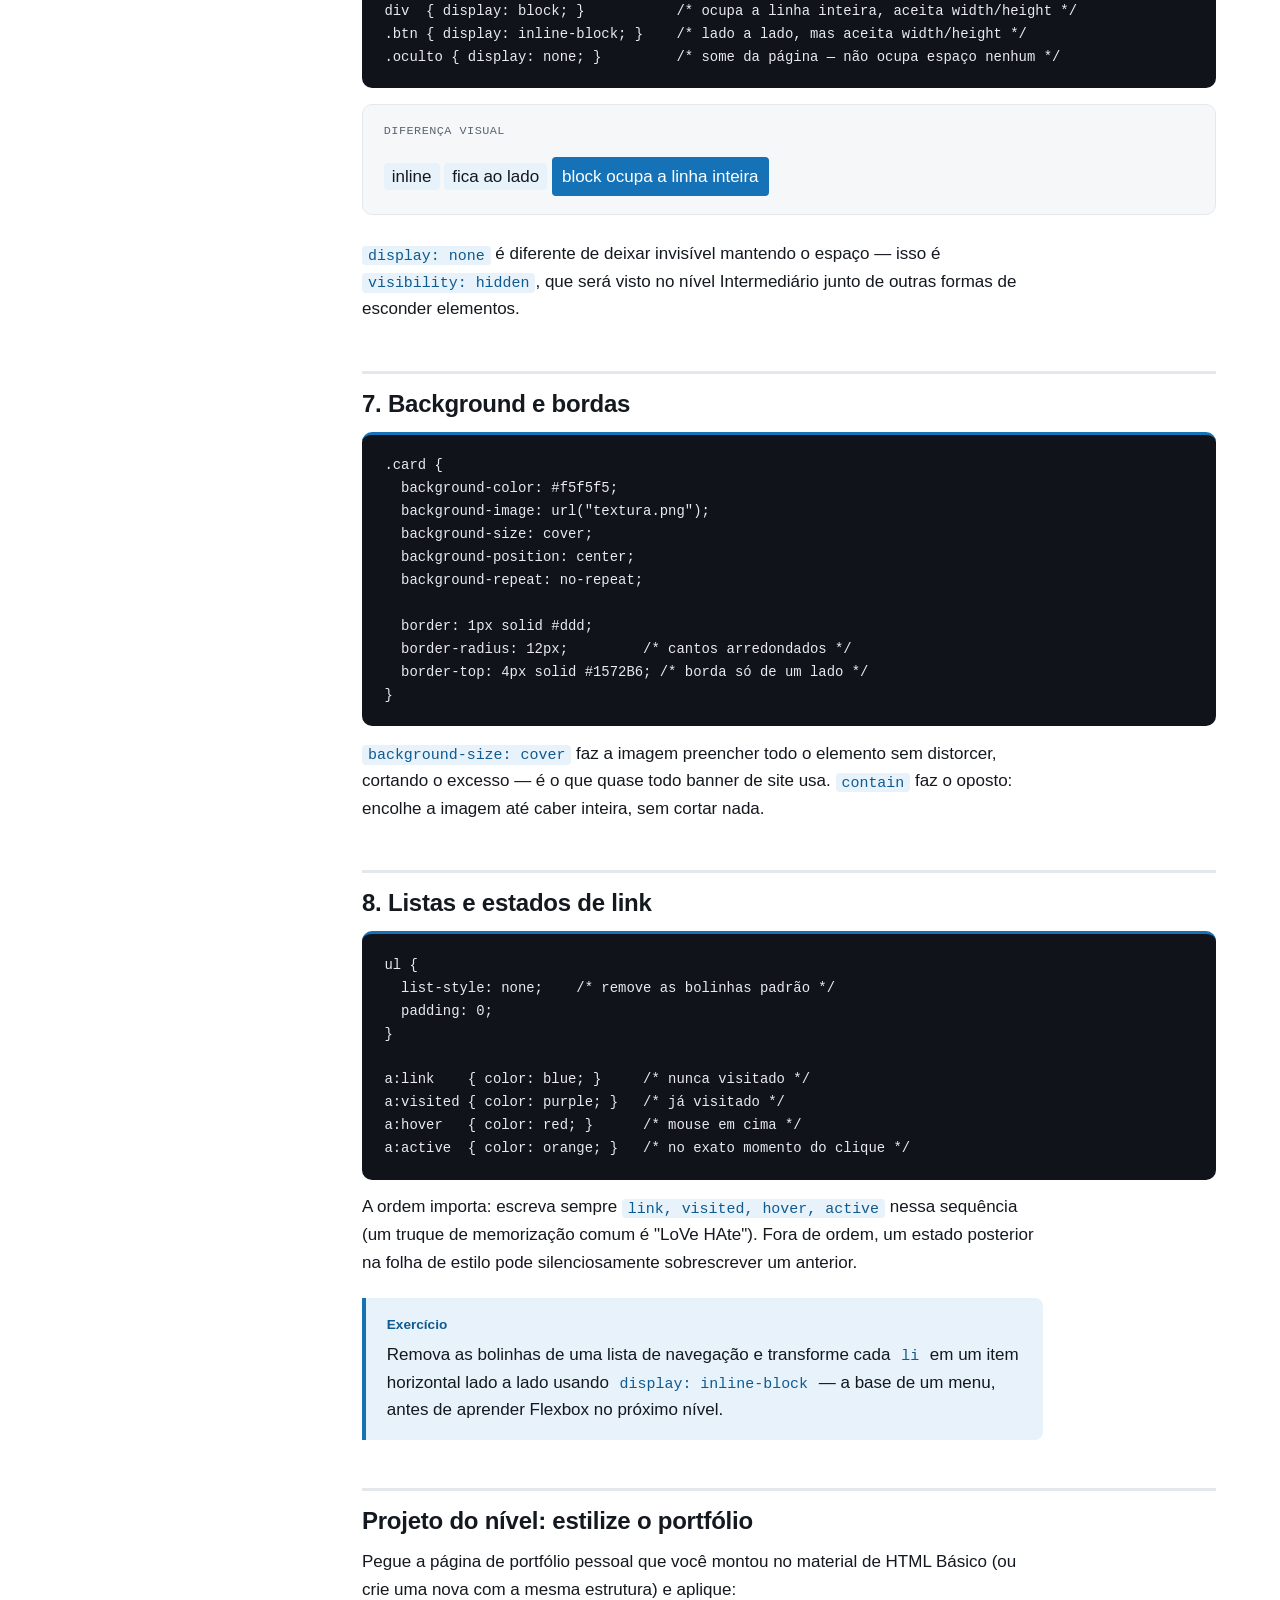
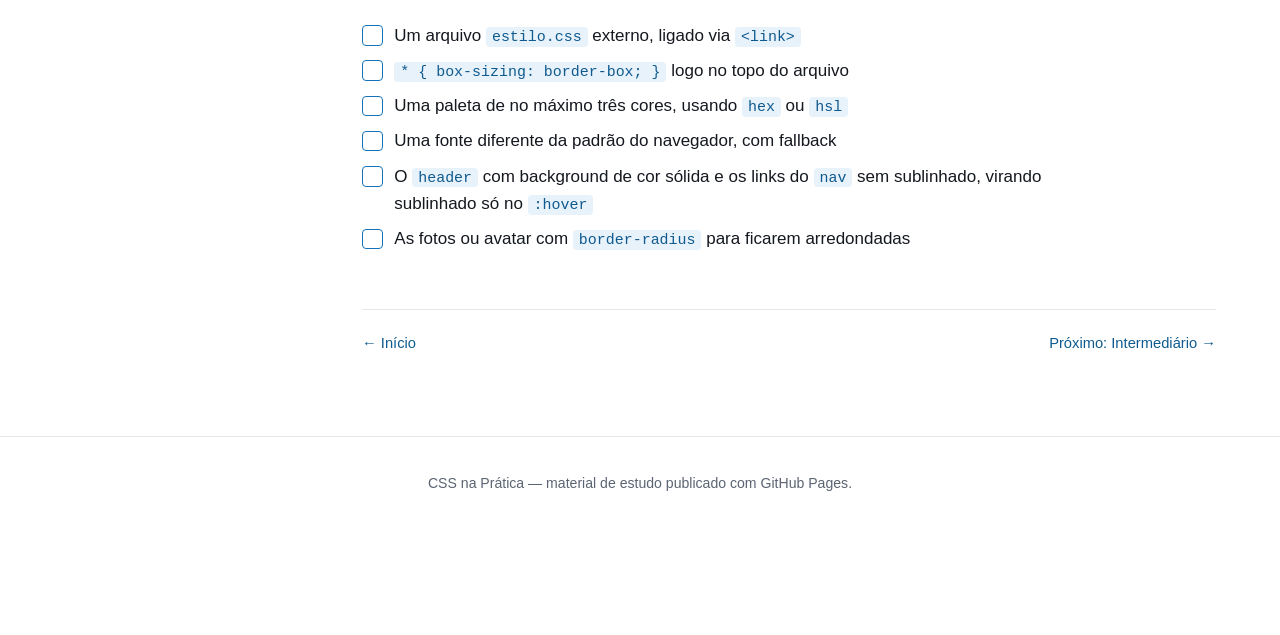
<file: basico.html>
<!DOCTYPE html>
<html lang="pt-BR">
<head>
<meta charset="UTF-8">
<meta name="viewport" content="width=device-width, initial-scale=1">
<title>CSS Básico — CSS na Prática</title>
<meta name="description" content="CSS básico: como aplicar CSS, seletores, box model, cores, unidades, texto, display, background e links.">
<link rel="stylesheet" href="assets/css/style.css">
</head>
<body>

<header class="site-header">
  <div class="bar">
    <a class="brand" href="index.html"><span class="mark">C</span>CSS na Prática</a>
    <nav class="site-nav">
      <a href="index.html">Início</a>
      <a href="basico.html" aria-current="page">Básico</a>
      <a href="intermediario.html">Intermediário</a>
      <a href="avancado.html">Avançado</a>
    </nav>
  </div>
</header>
<div class="level-nav">
  <div class="bar">
    <a class="level-pill" aria-current="page" href="basico.html">1 · Básico</a>
    <a class="level-pill" href="intermediario.html">2 · Intermediário</a>
    <a class="level-pill" href="avancado.html">3 · Avançado</a>
  </div>
</div>

<div class="docs">
  <aside class="docs-side">
    <p class="side-title">Módulos</p>
    <ul>
      <li><a href="#m1">1. Como aplicar CSS</a></li>
      <li><a href="#m2">2. Seletores</a></li>
      <li><a href="#m3">3. Box model</a></li>
      <li><a href="#m4">4. Cores e unidades</a></li>
      <li><a href="#m5">5. Texto e fontes</a></li>
      <li><a href="#m6">6. Display</a></li>
      <li><a href="#m7">7. Background e bordas</a></li>
      <li><a href="#m8">8. Listas e estados de link</a></li>
      <li><a href="#projeto">Projeto do nível</a></li>
    </ul>
  </aside>

  <main class="docs-main">
    <p class="page-kicker">nível 1 de 3</p>
    <h1>CSS Básico</h1>
    <p class="lede">Oito módulos curtos. No fim, você estiliza a página de portfólio do material de HTML inteira.</p>

    <section id="m1">
      <h2>1. Como aplicar CSS</h2>
      <p>Existem três formas de ligar CSS a um HTML — na prática, você vai usar quase sempre a terceira:</p>
      <pre><code>&lt;!-- 1. Inline: direto no atributo style. Evite — mistura conteúdo e estilo --&gt;
&lt;p style="color: red;"&gt;Texto vermelho&lt;/p&gt;

&lt;!-- 2. Interno: dentro de &lt;style&gt; no &lt;head&gt;. Serve para testes rápidos --&gt;
&lt;head&gt;
  &lt;style&gt;
    p { color: red; }
  &lt;/style&gt;
&lt;/head&gt;

&lt;!-- 3. Externo: um arquivo .css separado. O jeito certo para projetos reais --&gt;
&lt;head&gt;
  &lt;link rel="stylesheet" href="estilo.css"&gt;
&lt;/head&gt;</code></pre>
      <p class="note">Um arquivo externo permite que <strong>uma</strong> folha de estilo controle várias páginas HTML ao mesmo tempo, e o navegador guarda esse arquivo em cache — carrega uma vez, reaproveita em todas as páginas do site.</p>
    </section>

    <section id="m2">
      <h2>2. Seletores</h2>
      <pre><code>/* por tag */
p { color: #333; }

/* por classe — a mais usada no dia a dia */
.destaque { color: red; }

/* por id — só existe um elemento com esse id na página */
#topo { background: black; }

/* descendente — todo &lt;a&gt; dentro de &lt;nav&gt;, em qualquer profundidade */
nav a { text-decoration: none; }

/* filho direto — só &lt;li&gt; que é filho IMEDIATO de &lt;ul&gt; */
ul &gt; li { margin-bottom: 4px; }

/* vários seletores com a mesma regra */
h1, h2, h3 { font-family: sans-serif; }</code></pre>
      <table>
        <thead><tr><th>Seletor</th><th>Especificidade (prioridade)</th></tr></thead>
        <tbody>
          <tr><td>tag (<code>p</code>, <code>div</code>)</td><td>mais baixa</td></tr>
          <tr><td>classe (<code>.destaque</code>)</td><td>média</td></tr>
          <tr><td>id (<code>#topo</code>)</td><td>alta</td></tr>
        </tbody>
      </table>
      <p class="note">Prefira classes no lugar de ids para estilizar. Ids são únicos por página, o que torna difícil reaproveitar o estilo em outro elemento — guarde ids para âncoras de link e para o JavaScript.</p>
    </section>

    <section id="m3">
      <h2>3. Box model</h2>
      <p>Como visto na página inicial, todo elemento é uma caixa com quatro camadas:</p>
      <pre><code>.caixa {
  width: 200px;
  padding: 16px;             /* espaço interno, entre o conteúdo e a borda */
  border: 2px solid #333;
  margin: 24px;               /* espaço externo, entre a caixa e os vizinhos */
  box-sizing: border-box;     /* ver abaixo */
}</code></pre>
      <table>
        <thead><tr><th>Camada</th><th>O que é</th></tr></thead>
        <tbody>
          <tr><td>content</td><td>o conteúdo em si (texto, imagem)</td></tr>
          <tr><td>padding</td><td>respiro entre o conteúdo e a borda</td></tr>
          <tr><td>border</td><td>a borda da caixa</td></tr>
          <tr><td>margin</td><td>espaço entre esta caixa e as vizinhas; pode ser negativo</td></tr>
        </tbody>
      </table>
      <h3>box-sizing: a armadilha mais comum do CSS</h3>
      <pre><code>/* padrão do navegador: content-box */
.caixa-a {
  width: 200px;
  padding: 20px;
  border: 2px solid black;
  /* largura REAL na tela: 200 + 20+20 + 2+2 = 244px */
}

/* com border-box, width já inclui padding e border */
.caixa-b {
  box-sizing: border-box;
  width: 200px;
  padding: 20px;
  border: 2px solid black;
  /* largura REAL na tela: exatamente 200px */
}</code></pre>
      <div class="callout warn">
        <span class="label">Prática quase universal</span>
        <p>Por isso praticamente todo projeto começa com este reset:</p>
        <pre style="margin-top:0.6em"><code>* { box-sizing: border-box; }</code></pre>
        <p>Isso faz <code>width</code> significar "largura total", sem precisar calcular padding e borda na mão.</p>
      </div>
    </section>

    <section id="m4">
      <h2>4. Cores e unidades</h2>
      <pre><code>.texto {
  color: #1572B6;              /* hexadecimal */
  background: rgb(240 240 240); /* vermelho, verde, azul */
  border-color: hsl(205 76% 40%); /* matiz, saturação, luminosidade */
}</code></pre>
      <table>
        <thead><tr><th>Unidade</th><th>Relativa a</th><th>Quando usar</th></tr></thead>
        <tbody>
          <tr><td><code>px</code></td><td>nada — valor fixo</td><td>bordas finas, detalhes que não devem escalar</td></tr>
          <tr><td><code>%</code></td><td>o elemento pai</td><td>larguras fluidas</td></tr>
          <tr><td><code>em</code></td><td>o tamanho de fonte do próprio elemento</td><td>espaçamentos que devem crescer junto com o texto</td></tr>
          <tr><td><code>rem</code></td><td>o tamanho de fonte da raiz (<code>html</code>)</td><td>tamanhos de fonte e espaçamento em geral — a mais usada</td></tr>
        </tbody>
      </table>
      <p class="note"><code>rem</code> é previsível: <code>2rem</code> é sempre o dobro do tamanho base da página, não importa onde o elemento esteja aninhado. <code>em</code> acumula — um <code>em</code> dentro de outro <code>em</code> multiplica, o que surpreende quem não está esperando.</p>
    </section>

    <section id="m5">
      <h2>5. Texto e fontes</h2>
      <pre><code>body {
  font-family: "Segoe UI", Arial, sans-serif;
  font-size: 1rem;
  line-height: 1.6;
  color: #222;
}

h1 {
  font-size: 2.5rem;
  font-weight: 700;
  text-align: center;
}

a {
  text-decoration: underline;
}

.citacao {
  font-style: italic;
  letter-spacing: 0.02em;
}</code></pre>
      <table>
        <thead><tr><th>Propriedade</th><th>Controla</th></tr></thead>
        <tbody>
          <tr><td><code>font-family</code></td><td>a fonte — liste opções de reserva (fallback), caso a primeira não exista</td></tr>
          <tr><td><code>font-size</code></td><td>tamanho</td></tr>
          <tr><td><code>font-weight</code></td><td>peso — 400 é normal, 700 é negrito</td></tr>
          <tr><td><code>line-height</code></td><td>altura da linha — sem unidade (ex: <code>1.6</code>) escala com o font-size</td></tr>
          <tr><td><code>text-align</code></td><td>alinhamento horizontal do texto</td></tr>
          <tr><td><code>letter-spacing</code></td><td>espaço entre letras</td></tr>
        </tbody>
      </table>
    </section>

    <section id="m6">
      <h2>6. Display</h2>
      <pre><code>span { display: inline; }         /* ocupa só o espaço do conteúdo, lado a lado, ignora width/height */
div  { display: block; }           /* ocupa a linha inteira, aceita width/height */
.btn { display: inline-block; }    /* lado a lado, mas aceita width/height */
.oculto { display: none; }         /* some da página — não ocupa espaço nenhum */</code></pre>
      <div class="demo">
        <p class="demo-label">Diferença visual</p>
        <span style="background:var(--accent-tint); padding:4px 8px; border-radius:4px">inline</span>
        <span style="background:var(--accent-tint); padding:4px 8px; border-radius:4px">fica ao lado</span>
        <div style="background:var(--accent); color:#fff; padding:6px 10px; border-radius:4px; margin-top:8px; display:inline-block">block ocupa a linha inteira</div>
      </div>
      <p class="note"><code>display: none</code> é diferente de deixar invisível mantendo o espaço — isso é <code>visibility: hidden</code>, que será visto no nível Intermediário junto de outras formas de esconder elementos.</p>
    </section>

    <section id="m7">
      <h2>7. Background e bordas</h2>
      <pre><code>.card {
  background-color: #f5f5f5;
  background-image: url("textura.png");
  background-size: cover;
  background-position: center;
  background-repeat: no-repeat;

  border: 1px solid #ddd;
  border-radius: 12px;         /* cantos arredondados */
  border-top: 4px solid #1572B6; /* borda só de um lado */
}</code></pre>
      <p class="note"><code>background-size: cover</code> faz a imagem preencher todo o elemento sem distorcer, cortando o excesso — é o que quase todo banner de site usa. <code>contain</code> faz o oposto: encolhe a imagem até caber inteira, sem cortar nada.</p>
    </section>

    <section id="m8">
      <h2>8. Listas e estados de link</h2>
      <pre><code>ul {
  list-style: none;    /* remove as bolinhas padrão */
  padding: 0;
}

a:link    { color: blue; }     /* nunca visitado */
a:visited { color: purple; }   /* já visitado */
a:hover   { color: red; }      /* mouse em cima */
a:active  { color: orange; }   /* no exato momento do clique */</code></pre>
      <p class="note">A ordem importa: escreva sempre <code>link, visited, hover, active</code> nessa sequência (um truque de memorização comum é "LoVe HAte"). Fora de ordem, um estado posterior na folha de estilo pode silenciosamente sobrescrever um anterior.</p>
      <div class="callout">
        <span class="label">Exercício</span>
        <p>Remova as bolinhas de uma lista de navegação e transforme cada <code>li</code> em um item horizontal lado a lado usando <code>display: inline-block</code> — a base de um menu, antes de aprender Flexbox no próximo nível.</p>
      </div>
    </section>

    <section id="projeto">
      <h2>Projeto do nível: estilize o portfólio</h2>
      <p>Pegue a página de portfólio pessoal que você montou no material de HTML Básico (ou crie uma nova com a mesma estrutura) e aplique:</p>
      <ul class="checklist">
        <li>Um arquivo <code>estilo.css</code> externo, ligado via <code>&lt;link&gt;</code></li>
        <li><code>* { box-sizing: border-box; }</code> logo no topo do arquivo</li>
        <li>Uma paleta de no máximo três cores, usando <code>hex</code> ou <code>hsl</code></li>
        <li>Uma fonte diferente da padrão do navegador, com fallback</li>
        <li>O <code>header</code> com background de cor sólida e os links do <code>nav</code> sem sublinhado, virando sublinhado só no <code>:hover</code></li>
        <li>As fotos ou avatar com <code>border-radius</code> para ficarem arredondadas</li>
      </ul>
    </section>

    <div class="pagefoot">
      <a href="index.html">← Início</a>
      <a href="intermediario.html">Próximo: Intermediário →</a>
    </div>
  </main>
</div>

<footer class="site-footer">
  CSS na Prática — material de estudo publicado com GitHub Pages.
</footer>

</body>
</html>
</file>
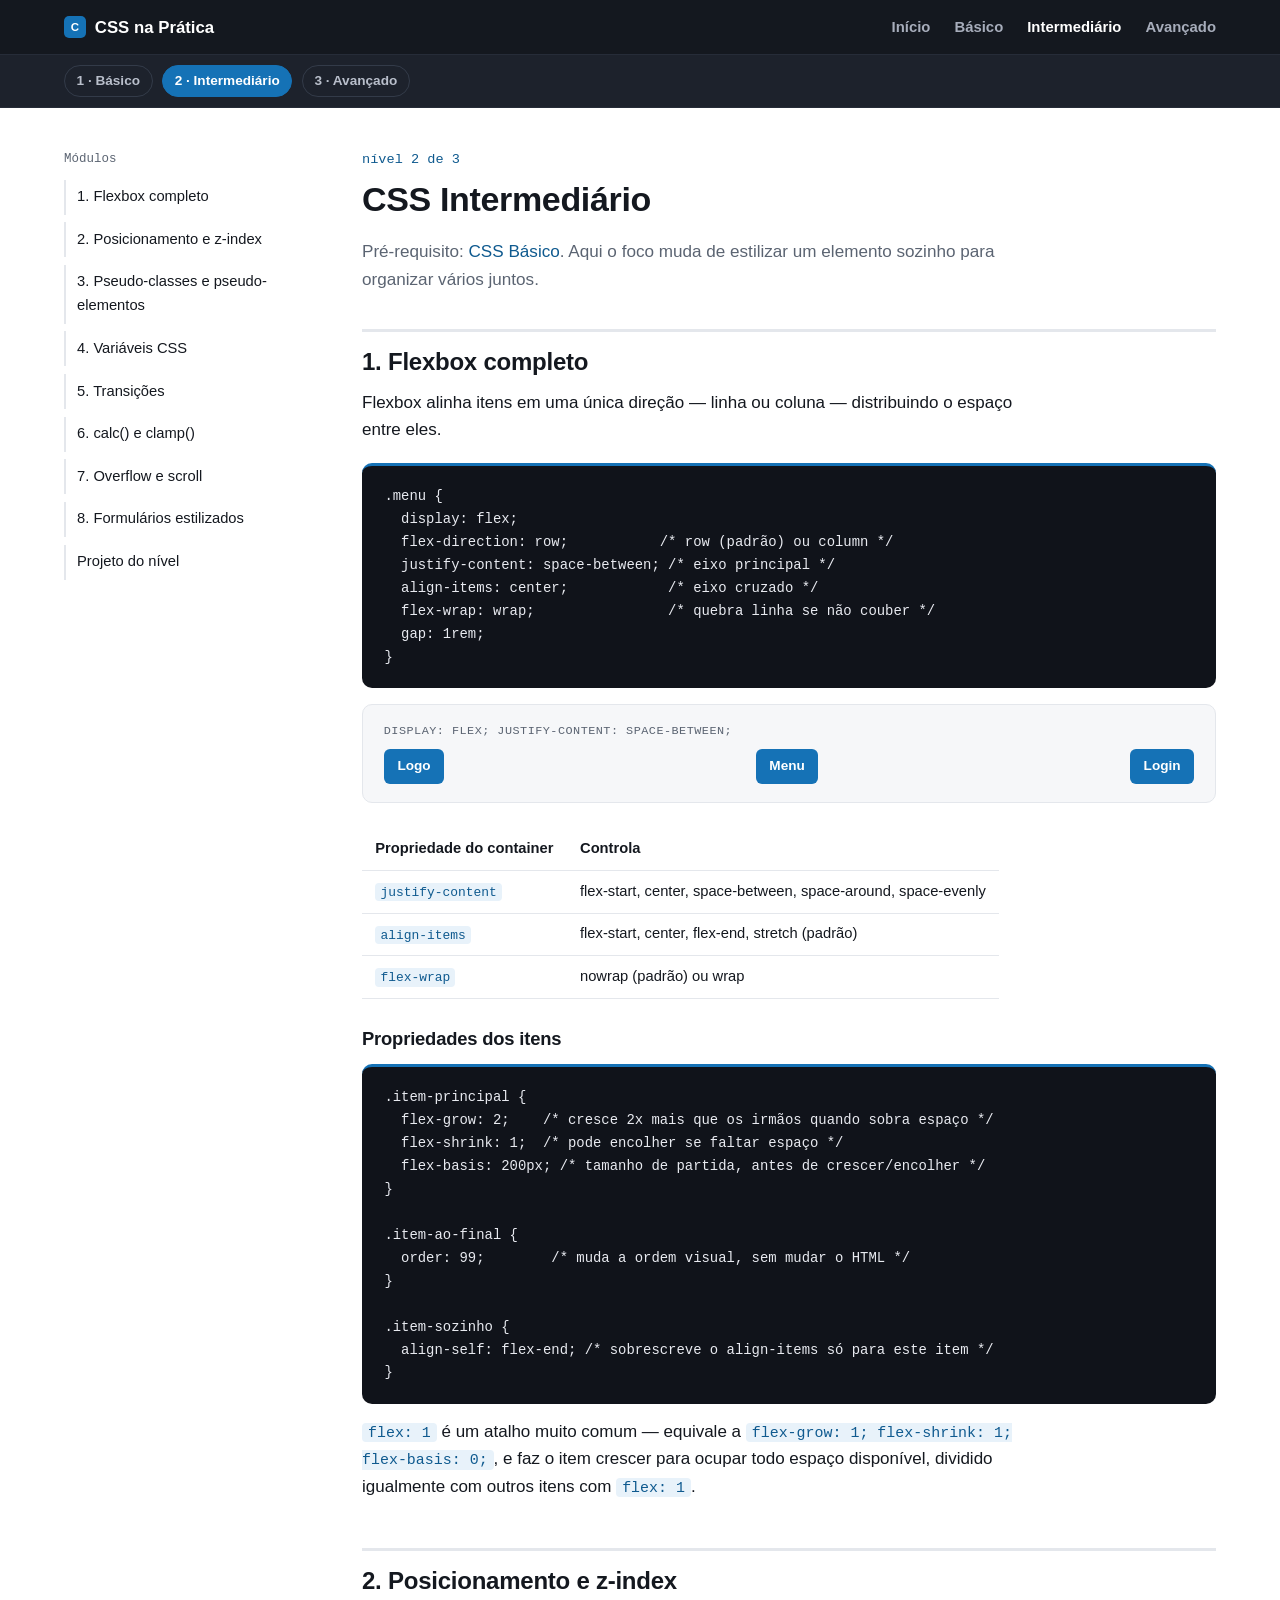
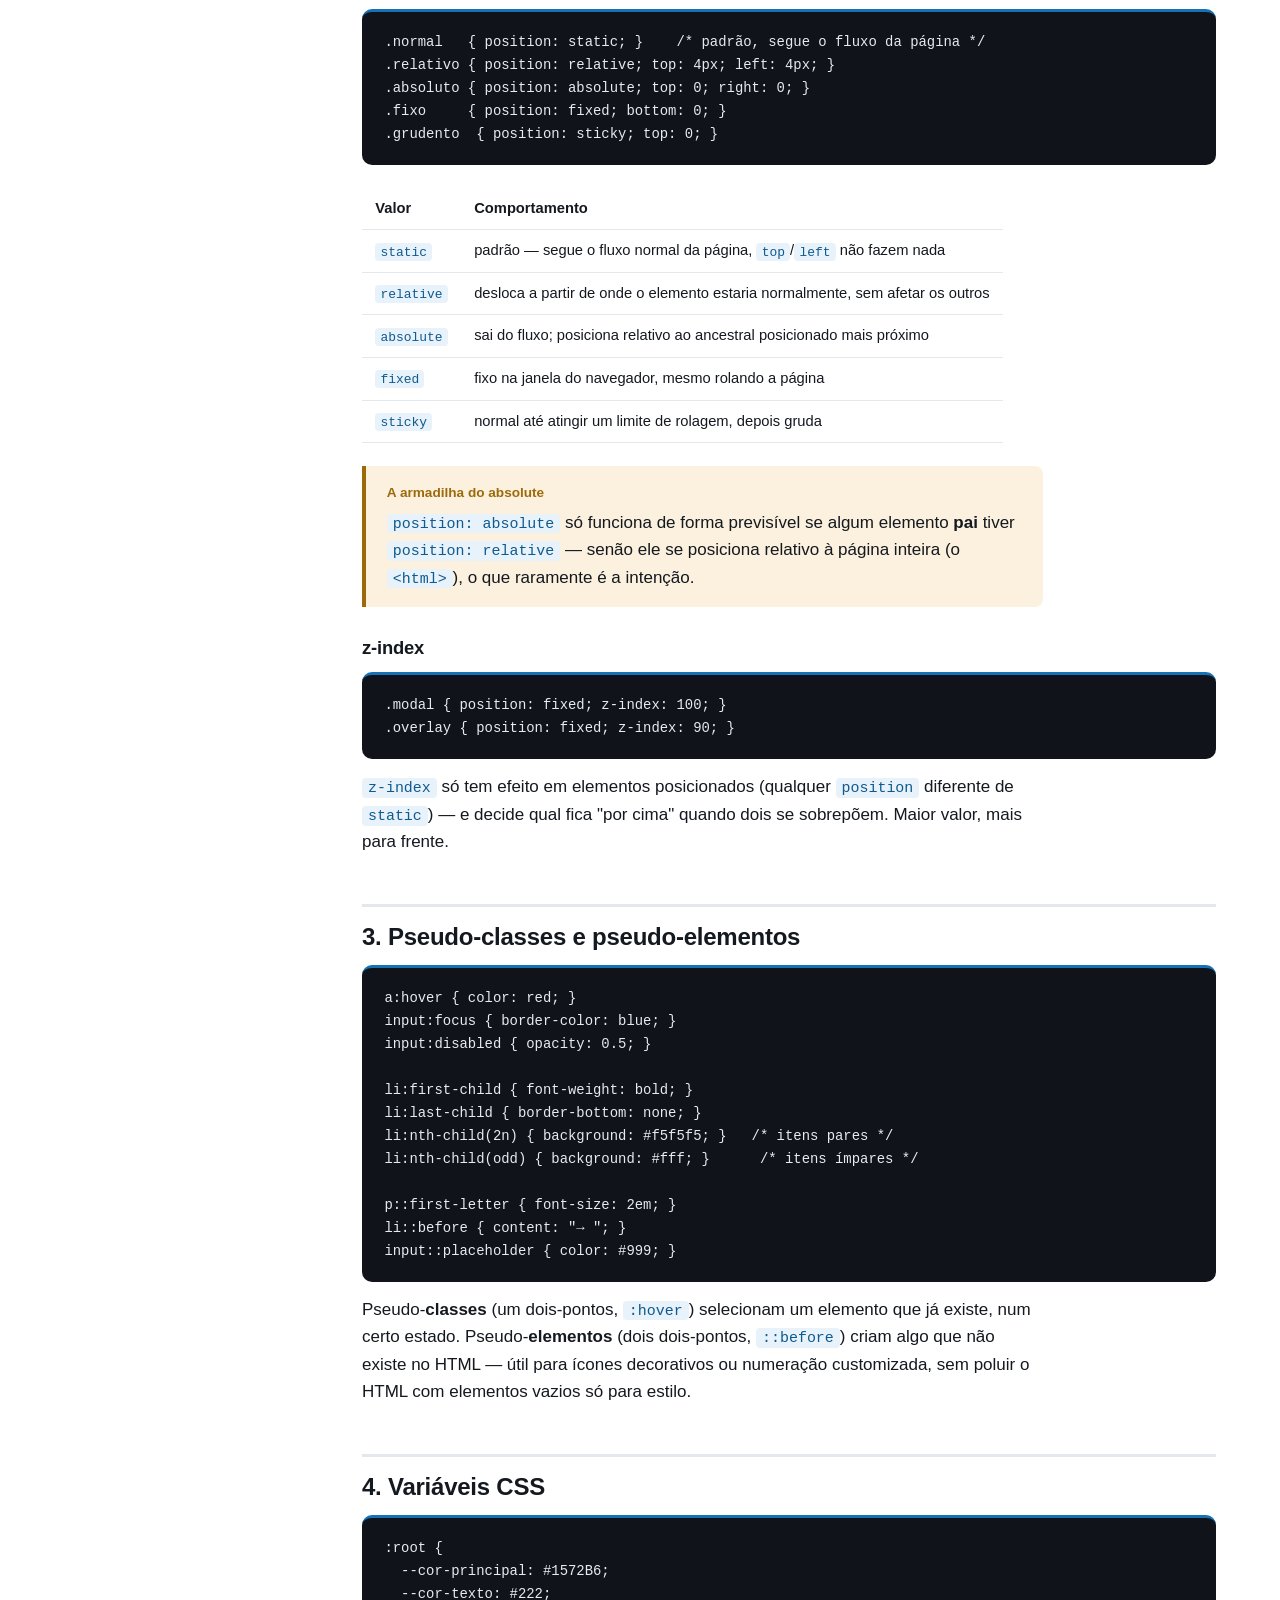
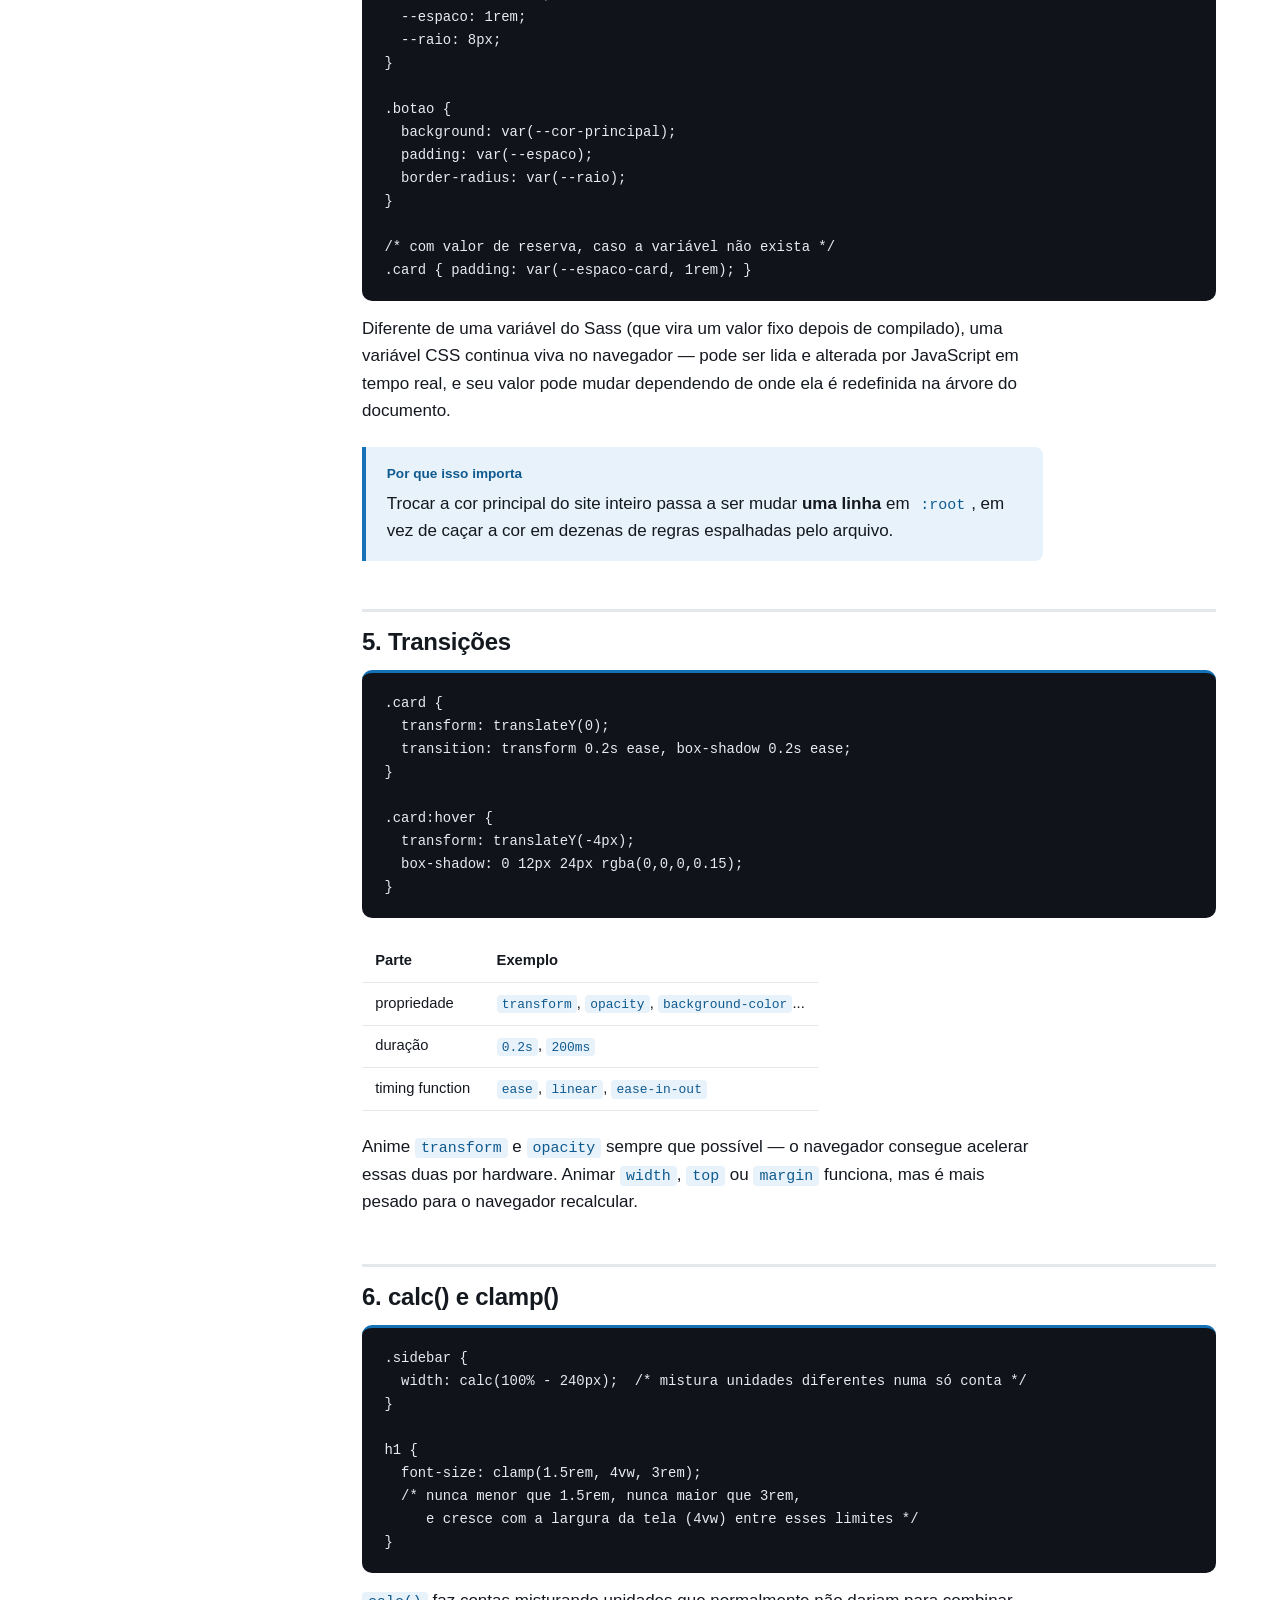
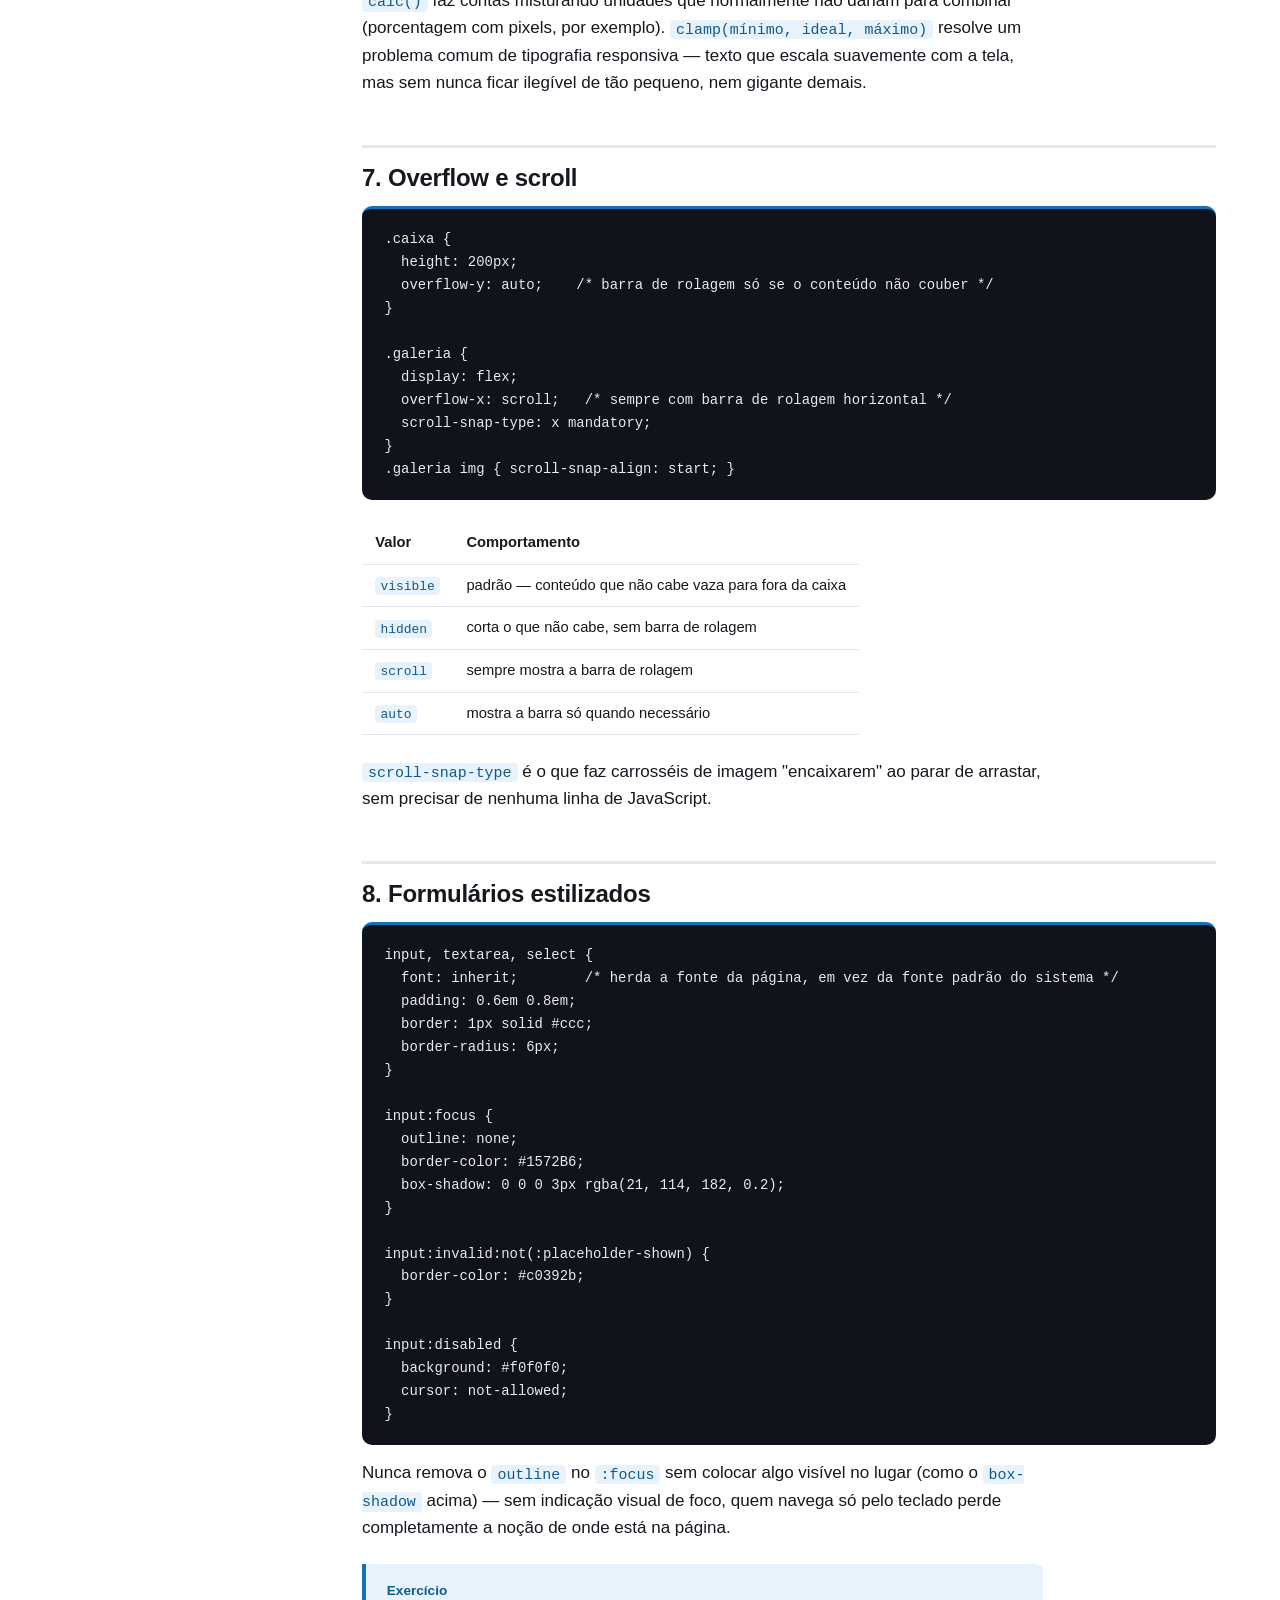
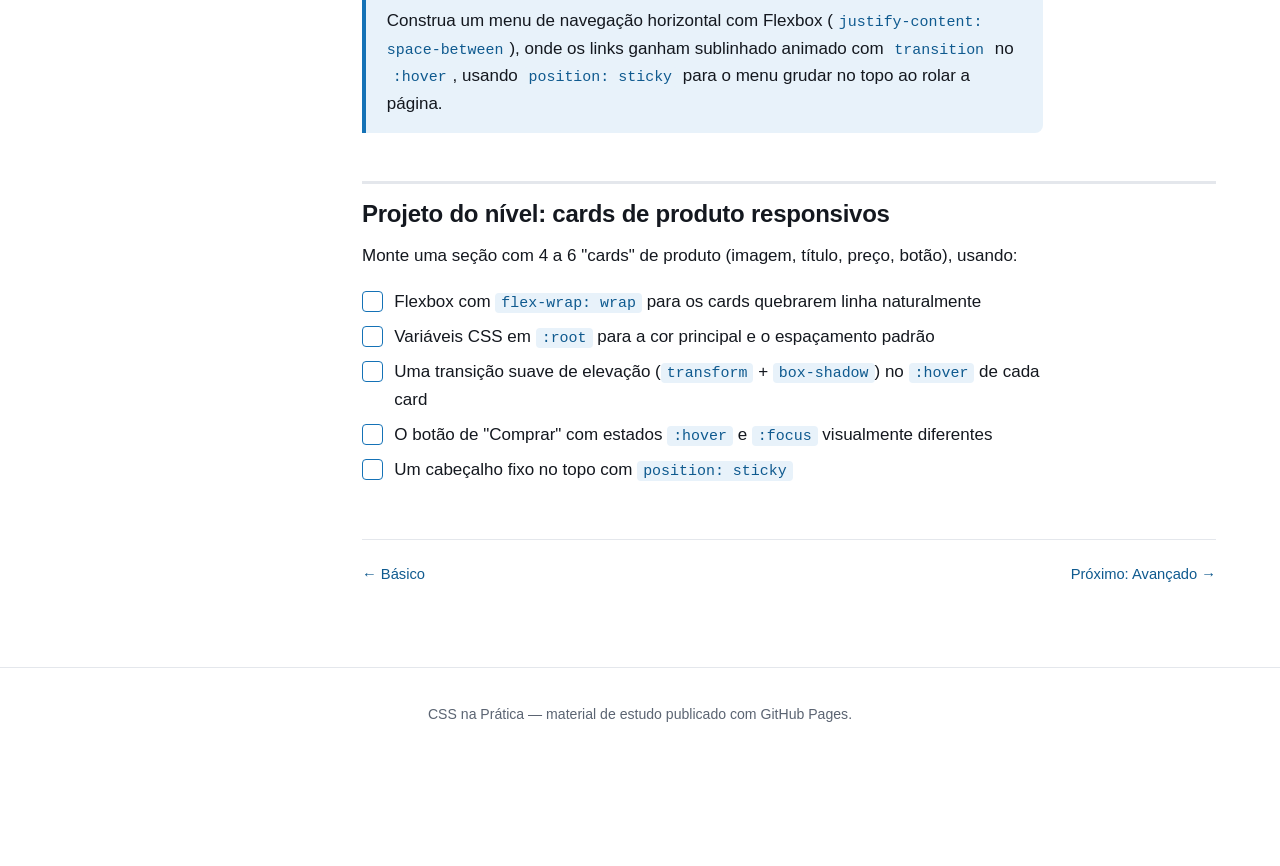
<file: intermediario.html>
<!DOCTYPE html>
<html lang="pt-BR">
<head>
<meta charset="UTF-8">
<meta name="viewport" content="width=device-width, initial-scale=1">
<title>CSS Intermediário — CSS na Prática</title>
<meta name="description" content="CSS intermediário: Flexbox completo, posicionamento, pseudo-classes, variáveis, transições e formulários estilizados.">
<link rel="stylesheet" href="assets/css/style.css">
</head>
<body>

<header class="site-header">
  <div class="bar">
    <a class="brand" href="index.html"><span class="mark">C</span>CSS na Prática</a>
    <nav class="site-nav">
      <a href="index.html">Início</a>
      <a href="basico.html">Básico</a>
      <a href="intermediario.html" aria-current="page">Intermediário</a>
      <a href="avancado.html">Avançado</a>
    </nav>
  </div>
</header>
<div class="level-nav">
  <div class="bar">
    <a class="level-pill" href="basico.html">1 · Básico</a>
    <a class="level-pill" aria-current="page" href="intermediario.html">2 · Intermediário</a>
    <a class="level-pill" href="avancado.html">3 · Avançado</a>
  </div>
</div>

<div class="docs">
  <aside class="docs-side">
    <p class="side-title">Módulos</p>
    <ul>
      <li><a href="#m1">1. Flexbox completo</a></li>
      <li><a href="#m2">2. Posicionamento e z-index</a></li>
      <li><a href="#m3">3. Pseudo-classes e pseudo-elementos</a></li>
      <li><a href="#m4">4. Variáveis CSS</a></li>
      <li><a href="#m5">5. Transições</a></li>
      <li><a href="#m6">6. calc() e clamp()</a></li>
      <li><a href="#m7">7. Overflow e scroll</a></li>
      <li><a href="#m8">8. Formulários estilizados</a></li>
      <li><a href="#projeto">Projeto do nível</a></li>
    </ul>
  </aside>

  <main class="docs-main">
    <p class="page-kicker">nível 2 de 3</p>
    <h1>CSS Intermediário</h1>
    <p class="lede">Pré-requisito: <a href="basico.html">CSS Básico</a>. Aqui o foco muda de estilizar um elemento sozinho para organizar vários juntos.</p>

    <section id="m1">
      <h2>1. Flexbox completo</h2>
      <p>Flexbox alinha itens em uma única direção — linha ou coluna — distribuindo o espaço entre eles.</p>
      <pre><code>.menu {
  display: flex;
  flex-direction: row;           /* row (padrão) ou column */
  justify-content: space-between; /* eixo principal */
  align-items: center;            /* eixo cruzado */
  flex-wrap: wrap;                /* quebra linha se não couber */
  gap: 1rem;
}</code></pre>
      <div class="demo">
        <p class="demo-label">display: flex; justify-content: space-between;</p>
        <div class="demo-flex" style="justify-content:space-between"><div>Logo</div><div>Menu</div><div>Login</div></div>
      </div>
      <table>
        <thead><tr><th>Propriedade do container</th><th>Controla</th></tr></thead>
        <tbody>
          <tr><td><code>justify-content</code></td><td>flex-start, center, space-between, space-around, space-evenly</td></tr>
          <tr><td><code>align-items</code></td><td>flex-start, center, flex-end, stretch (padrão)</td></tr>
          <tr><td><code>flex-wrap</code></td><td>nowrap (padrão) ou wrap</td></tr>
        </tbody>
      </table>
      <h3>Propriedades dos itens</h3>
      <pre><code>.item-principal {
  flex-grow: 2;    /* cresce 2x mais que os irmãos quando sobra espaço */
  flex-shrink: 1;  /* pode encolher se faltar espaço */
  flex-basis: 200px; /* tamanho de partida, antes de crescer/encolher */
}

.item-ao-final {
  order: 99;        /* muda a ordem visual, sem mudar o HTML */
}

.item-sozinho {
  align-self: flex-end; /* sobrescreve o align-items só para este item */
}</code></pre>
      <p class="note"><code>flex: 1</code> é um atalho muito comum — equivale a <code>flex-grow: 1; flex-shrink: 1; flex-basis: 0;</code>, e faz o item crescer para ocupar todo espaço disponível, dividido igualmente com outros itens com <code>flex: 1</code>.</p>
    </section>

    <section id="m2">
      <h2>2. Posicionamento e z-index</h2>
      <pre><code>.normal   { position: static; }    /* padrão, segue o fluxo da página */
.relativo { position: relative; top: 4px; left: 4px; }
.absoluto { position: absolute; top: 0; right: 0; }
.fixo     { position: fixed; bottom: 0; }
.grudento  { position: sticky; top: 0; }</code></pre>
      <table>
        <thead><tr><th>Valor</th><th>Comportamento</th></tr></thead>
        <tbody>
          <tr><td><code>static</code></td><td>padrão — segue o fluxo normal da página, <code>top</code>/<code>left</code> não fazem nada</td></tr>
          <tr><td><code>relative</code></td><td>desloca a partir de onde o elemento estaria normalmente, sem afetar os outros</td></tr>
          <tr><td><code>absolute</code></td><td>sai do fluxo; posiciona relativo ao ancestral posicionado mais próximo</td></tr>
          <tr><td><code>fixed</code></td><td>fixo na janela do navegador, mesmo rolando a página</td></tr>
          <tr><td><code>sticky</code></td><td>normal até atingir um limite de rolagem, depois gruda</td></tr>
        </tbody>
      </table>
      <div class="callout warn">
        <span class="label">A armadilha do absolute</span>
        <p><code>position: absolute</code> só funciona de forma previsível se algum elemento <strong>pai</strong> tiver <code>position: relative</code> — senão ele se posiciona relativo à página inteira (o <code>&lt;html&gt;</code>), o que raramente é a intenção.</p>
      </div>
      <h3>z-index</h3>
      <pre><code>.modal { position: fixed; z-index: 100; }
.overlay { position: fixed; z-index: 90; }</code></pre>
      <p><code>z-index</code> só tem efeito em elementos posicionados (qualquer <code>position</code> diferente de <code>static</code>) — e decide qual fica "por cima" quando dois se sobrepõem. Maior valor, mais para frente.</p>
    </section>

    <section id="m3">
      <h2>3. Pseudo-classes e pseudo-elementos</h2>
      <pre><code>a:hover { color: red; }
input:focus { border-color: blue; }
input:disabled { opacity: 0.5; }

li:first-child { font-weight: bold; }
li:last-child { border-bottom: none; }
li:nth-child(2n) { background: #f5f5f5; }   /* itens pares */
li:nth-child(odd) { background: #fff; }      /* itens ímpares */

p::first-letter { font-size: 2em; }
li::before { content: "→ "; }
input::placeholder { color: #999; }</code></pre>
      <p>Pseudo-<strong>classes</strong> (um dois-pontos, <code>:hover</code>) selecionam um elemento que já existe, num certo estado. Pseudo-<strong>elementos</strong> (dois dois-pontos, <code>::before</code>) criam algo que não existe no HTML — útil para ícones decorativos ou numeração customizada, sem poluir o HTML com elementos vazios só para estilo.</p>
    </section>

    <section id="m4">
      <h2>4. Variáveis CSS</h2>
      <pre><code>:root {
  --cor-principal: #1572B6;
  --cor-texto: #222;
  --espaco: 1rem;
  --raio: 8px;
}

.botao {
  background: var(--cor-principal);
  padding: var(--espaco);
  border-radius: var(--raio);
}

/* com valor de reserva, caso a variável não exista */
.card { padding: var(--espaco-card, 1rem); }</code></pre>
      <p>Diferente de uma variável do Sass (que vira um valor fixo depois de compilado), uma variável CSS continua viva no navegador — pode ser lida e alterada por JavaScript em tempo real, e seu valor pode mudar dependendo de onde ela é redefinida na árvore do documento.</p>
      <div class="callout">
        <span class="label">Por que isso importa</span>
        <p>Trocar a cor principal do site inteiro passa a ser mudar <strong>uma linha</strong> em <code>:root</code>, em vez de caçar a cor em dezenas de regras espalhadas pelo arquivo.</p>
      </div>
    </section>

    <section id="m5">
      <h2>5. Transições</h2>
      <pre><code>.card {
  transform: translateY(0);
  transition: transform 0.2s ease, box-shadow 0.2s ease;
}

.card:hover {
  transform: translateY(-4px);
  box-shadow: 0 12px 24px rgba(0,0,0,0.15);
}</code></pre>
      <table>
        <thead><tr><th>Parte</th><th>Exemplo</th></tr></thead>
        <tbody>
          <tr><td>propriedade</td><td><code>transform</code>, <code>opacity</code>, <code>background-color</code>...</td></tr>
          <tr><td>duração</td><td><code>0.2s</code>, <code>200ms</code></td></tr>
          <tr><td>timing function</td><td><code>ease</code>, <code>linear</code>, <code>ease-in-out</code></td></tr>
        </tbody>
      </table>
      <p class="note">Anime <code>transform</code> e <code>opacity</code> sempre que possível — o navegador consegue acelerar essas duas por hardware. Animar <code>width</code>, <code>top</code> ou <code>margin</code> funciona, mas é mais pesado para o navegador recalcular.</p>
    </section>

    <section id="m6">
      <h2>6. calc() e clamp()</h2>
      <pre><code>.sidebar {
  width: calc(100% - 240px);  /* mistura unidades diferentes numa só conta */
}

h1 {
  font-size: clamp(1.5rem, 4vw, 3rem);
  /* nunca menor que 1.5rem, nunca maior que 3rem,
     e cresce com a largura da tela (4vw) entre esses limites */
}</code></pre>
      <p><code>calc()</code> faz contas misturando unidades que normalmente não dariam para combinar (porcentagem com pixels, por exemplo). <code>clamp(mínimo, ideal, máximo)</code> resolve um problema comum de tipografia responsiva — texto que escala suavemente com a tela, mas sem nunca ficar ilegível de tão pequeno, nem gigante demais.</p>
    </section>

    <section id="m7">
      <h2>7. Overflow e scroll</h2>
      <pre><code>.caixa {
  height: 200px;
  overflow-y: auto;    /* barra de rolagem só se o conteúdo não couber */
}

.galeria {
  display: flex;
  overflow-x: scroll;   /* sempre com barra de rolagem horizontal */
  scroll-snap-type: x mandatory;
}
.galeria img { scroll-snap-align: start; }</code></pre>
      <table>
        <thead><tr><th>Valor</th><th>Comportamento</th></tr></thead>
        <tbody>
          <tr><td><code>visible</code></td><td>padrão — conteúdo que não cabe vaza para fora da caixa</td></tr>
          <tr><td><code>hidden</code></td><td>corta o que não cabe, sem barra de rolagem</td></tr>
          <tr><td><code>scroll</code></td><td>sempre mostra a barra de rolagem</td></tr>
          <tr><td><code>auto</code></td><td>mostra a barra só quando necessário</td></tr>
        </tbody>
      </table>
      <p><code>scroll-snap-type</code> é o que faz carrosséis de imagem "encaixarem" ao parar de arrastar, sem precisar de nenhuma linha de JavaScript.</p>
    </section>

    <section id="m8">
      <h2>8. Formulários estilizados</h2>
      <pre><code>input, textarea, select {
  font: inherit;        /* herda a fonte da página, em vez da fonte padrão do sistema */
  padding: 0.6em 0.8em;
  border: 1px solid #ccc;
  border-radius: 6px;
}

input:focus {
  outline: none;
  border-color: #1572B6;
  box-shadow: 0 0 0 3px rgba(21, 114, 182, 0.2);
}

input:invalid:not(:placeholder-shown) {
  border-color: #c0392b;
}

input:disabled {
  background: #f0f0f0;
  cursor: not-allowed;
}</code></pre>
      <p class="note">Nunca remova o <code>outline</code> no <code>:focus</code> sem colocar algo visível no lugar (como o <code>box-shadow</code> acima) — sem indicação visual de foco, quem navega só pelo teclado perde completamente a noção de onde está na página.</p>
      <div class="callout">
        <span class="label">Exercício</span>
        <p>Construa um menu de navegação horizontal com Flexbox (<code>justify-content: space-between</code>), onde os links ganham sublinhado animado com <code>transition</code> no <code>:hover</code>, usando <code>position: sticky</code> para o menu grudar no topo ao rolar a página.</p>
      </div>
    </section>

    <section id="projeto">
      <h2>Projeto do nível: cards de produto responsivos</h2>
      <p>Monte uma seção com 4 a 6 "cards" de produto (imagem, título, preço, botão), usando:</p>
      <ul class="checklist">
        <li>Flexbox com <code>flex-wrap: wrap</code> para os cards quebrarem linha naturalmente</li>
        <li>Variáveis CSS em <code>:root</code> para a cor principal e o espaçamento padrão</li>
        <li>Uma transição suave de elevação (<code>transform</code> + <code>box-shadow</code>) no <code>:hover</code> de cada card</li>
        <li>O botão de "Comprar" com estados <code>:hover</code> e <code>:focus</code> visualmente diferentes</li>
        <li>Um cabeçalho fixo no topo com <code>position: sticky</code></li>
      </ul>
    </section>

    <div class="pagefoot">
      <a href="basico.html">← Básico</a>
      <a href="avancado.html">Próximo: Avançado →</a>
    </div>
  </main>
</div>

<footer class="site-footer">
  CSS na Prática — material de estudo publicado com GitHub Pages.
</footer>

</body>
</html>
</file>
<file: assets/css/style.css>
/* =========================================================
   CSS na Prática — folha de estilos
   ========================================================= */

:root {
  --ink: #14181F;
  --muted: #5B6472;
  --line: #E4E7EC;
  --paper: #FFFFFF;
  --surface: #F6F7F9;
  --code-bg: #10131A;
  --code-fg: #E8EAF0;

  --accent: #1572B6;
  --accent-tint: #E8F2FA;
  --accent-dark: #0F5A8F;

  --good: #2E7D5B;
  --good-tint: #EAF6F0;
  --warn: #9C6A0A;
  --warn-tint: #FBF1DE;

  --sans: -apple-system, "Segoe UI", Roboto, "Helvetica Neue", Arial, sans-serif;
  --mono: "SFMono-Regular", Consolas, "Liberation Mono", Menlo, monospace;
  --maxw: 72ch;
}

* { box-sizing: border-box; }
html { scroll-behavior: smooth; scroll-padding-top: 7.4rem; }

body {
  margin: 0; background: var(--paper); color: var(--ink);
  font-family: var(--sans); font-size: 17px; line-height: 1.62;
  -webkit-font-smoothing: antialiased;
}

a { color: var(--accent-dark); text-decoration: none; }
a:hover { text-decoration: underline; }
a:focus-visible, button:focus-visible { outline: 3px solid var(--accent); outline-offset: 2px; }

img, svg { max-width: 100%; }

h1, h2, h3, h4 {
  font-family: var(--sans); font-weight: 800; letter-spacing: -0.01em;
  color: var(--ink); line-height: 1.17; margin: 0 0 0.55em;
}

p { margin: 0 0 1.1em; max-width: var(--maxw); }
ul, ol { margin: 0 0 1.1em; padding-left: 1.3em; max-width: var(--maxw); }
li { margin-bottom: 0.45em; }

/* ---------- Header ---------- */

.site-header { position: sticky; top: 0; z-index: 40; background: var(--ink); }
.site-header .bar { max-width: 1200px; margin: 0 auto; padding: 0.85rem 1.5rem; display: flex; align-items: center; gap: 1.75rem; }
.brand { display: flex; align-items: center; gap: 0.55rem; color: #fff; font-weight: 800; font-size: 1.05rem; white-space: nowrap; }
.brand:hover { text-decoration: none; }
.brand .mark { width: 22px; height: 22px; border-radius: 5px; background: var(--accent); display: inline-flex; align-items: center; justify-content: center; color: #fff; font-size: 0.72rem; font-weight: 800; }
.site-nav { display: flex; gap: 1.5rem; margin-left: auto; flex-wrap: wrap; }
.site-nav a { color: #A7ADBB; font-size: 0.93rem; font-weight: 600; }
.site-nav a:hover { color: #fff; text-decoration: none; }
.site-nav a[aria-current="page"] { color: #fff; }

.level-nav { background: #1D222C; border-top: 1px solid #262C38; border-bottom: 1px solid #262C38; }
.level-nav .bar { max-width: 1200px; margin: 0 auto; padding: 0.6rem 1.5rem; display: flex; gap: 0.6rem; flex-wrap: wrap; }
.level-pill { font-size: 0.85rem; font-weight: 700; color: #B9BFCB; padding: 0.3em 0.85em; border-radius: 999px; border: 1px solid #333B49; }
.level-pill:hover { text-decoration: none; color: #fff; border-color: #4A5366; }
.level-pill[aria-current="page"] { background: var(--accent); color: #fff; border-color: var(--accent); }

/* ---------- Hero ---------- */

.hero { max-width: 1200px; margin: 0 auto; padding: 4rem 1.5rem 3rem; }
.hero .eyebrow { font-family: var(--mono); font-size: 0.86rem; color: var(--muted); margin: 0 0 0.9em; }
.hero h1 { font-size: clamp(2.3rem, 4.5vw, 3.4rem); max-width: 16ch; }
.hero p.lede { font-size: 1.15rem; color: var(--muted); max-width: 56ch; }
.hero .cta-row { display: flex; gap: 0.9rem; margin-top: 1.6rem; flex-wrap: wrap; }

.btn { display: inline-block; font-weight: 700; font-size: 0.97rem; padding: 0.72em 1.4em; border-radius: 8px; border: 1.5px solid transparent; }
.btn:hover { text-decoration: none; }
.btn-primary { background: var(--accent); color: #fff; }
.btn-primary:hover { background: var(--accent-dark); }
.btn-ghost { border-color: var(--line); color: var(--ink); }
.btn-ghost:hover { border-color: var(--accent); background: var(--accent-tint); }

/* ---------- Conceito / box model diagram ---------- */

.concept { max-width: 1200px; margin: 0 auto; padding: 1rem 1.5rem 3rem; }
.concept .inner { max-width: 68ch; }
.concept h2 { font-size: 1.7rem; }

.boxmodel { display: flex; justify-content: center; padding: 2rem 0; }
.bm-margin { background: #FBF0E5; border: 1px dashed #D9A86C; padding: 28px; position: relative; }
.bm-border { background: #F7E1A8; border: 1px solid #D4B23C; padding: 22px; position: relative; }
.bm-padding { background: #D7ECCB; border: 1px dashed #8FBF6E; padding: 22px; position: relative; }
.bm-content { background: var(--accent); color: #fff; padding: 18px 28px; border-radius: 4px; font-weight: 700; font-size: 0.92rem; text-align: center; }
.bm-label { position: absolute; top: 4px; left: 8px; font-family: var(--mono); font-size: 0.68rem; color: #6B5B3A; text-transform: uppercase; letter-spacing: 0.04em; }

/* ---------- Roadmap cards ---------- */

.roadmap { max-width: 1200px; margin: 0 auto; padding: 0 1.5rem 5rem; }
.roadmap h2 { max-width: none; }
.roadmap .lede { color: var(--muted); max-width: 60ch; margin-bottom: 2rem; }
.level-grid { display: grid; grid-template-columns: repeat(3, 1fr); gap: 1.3rem; }
.level-card { display: block; background: #fff; border: 1px solid var(--line); border-radius: 10px; padding: 1.7rem 1.6rem; color: var(--ink); }
.level-card:hover { text-decoration: none; border-color: var(--accent); }
.level-card .num { display: inline-flex; width: 2rem; height: 2rem; border-radius: 8px; background: var(--accent-tint); color: var(--accent-dark); align-items: center; justify-content: center; font-weight: 800; margin-bottom: 0.9em; }
.level-card h3 { font-size: 1.25rem; margin-bottom: 0.4em; }
.level-card p { color: var(--muted); font-size: 0.95rem; margin-bottom: 0.9em; }
.level-card ul { list-style: none; padding: 0; margin: 0; font-size: 0.89rem; color: var(--muted); }
.level-card li { padding-left: 1.1em; position: relative; margin-bottom: 0.3em; }
.level-card li::before { content: "·"; position: absolute; left: 0; color: var(--accent); font-weight: 800; }

/* ---------- Docs layout ---------- */

.docs { max-width: 1200px; margin: 0 auto; padding: 2.6rem 1.5rem 5rem; display: grid; grid-template-columns: 250px minmax(0,1fr); gap: 3rem; align-items: start; }
.docs-side { position: sticky; top: 7.6rem; }
.docs-side .side-title { font-family: var(--mono); font-size: 0.78rem; color: var(--muted); margin-bottom: 0.8em; }
.docs-side ul { list-style: none; padding: 0; margin: 0; }
.docs-side a { display: block; color: var(--ink); font-size: 0.92rem; padding: 0.38em 0 0.38em 0.75em; border-left: 2px solid var(--line); }
.docs-side a:hover { text-decoration: none; border-left-color: var(--accent); color: var(--accent-dark); }

.docs-main { min-width: 0; }
.docs-main .page-kicker { font-family: var(--mono); font-size: 0.85rem; color: var(--accent-dark); margin-bottom: 0.6em; }
.docs-main > h1:first-child { margin-top: 0; }
.docs-main .lede { color: var(--muted); font-size: 1.07rem; }

.docs-main section { margin-top: 3rem; padding-top: 1rem; border-top: 3px solid var(--line); }
.docs-main section:first-of-type { margin-top: 2.2rem; }
.docs-main h2 { font-size: 1.5rem; }
.docs-main h3 { font-size: 1.15rem; margin-top: 1.6em; }

.callout { border-left: 4px solid var(--accent); background: var(--accent-tint); padding: 1rem 1.3rem; border-radius: 0 8px 8px 0; margin: 1.4rem 0; max-width: var(--maxw); }
.callout p:last-child { margin-bottom: 0; }
.callout .label { display: block; font-weight: 800; font-size: 0.85rem; margin-bottom: 0.35em; color: var(--accent-dark); }
.callout.good { border-left-color: var(--good); background: var(--good-tint); }
.callout.good .label { color: var(--good); }
.callout.warn { border-left-color: var(--warn); background: var(--warn-tint); }
.callout.warn .label { color: var(--warn); }

pre { background: var(--code-bg); color: var(--code-fg); border-radius: 10px; padding: 1.2rem 1.4rem; overflow-x: auto; font-size: 0.87rem; line-height: 1.65; border-top: 3px solid var(--accent); }
code { font-family: var(--mono); }
p code, li code, td code, h3 code { background: var(--accent-tint); color: var(--accent-dark); padding: 0.12em 0.4em; border-radius: 4px; font-size: 0.88em; }

table { border-collapse: collapse; width: 100%; max-width: 100%; margin: 1.4rem 0; font-size: 0.92rem; display: block; overflow-x: auto; }
th, td { text-align: left; padding: 0.6em 0.9em; border-bottom: 1px solid var(--line); vertical-align: top; }
th { font-weight: 800; }

.checklist { list-style: none; padding: 0; max-width: var(--maxw); }
.checklist li { padding-left: 1.9em; position: relative; }
.checklist li::before { content: ""; position: absolute; left: 0; top: 0.2em; width: 1.1em; height: 1.1em; border: 1.5px solid var(--accent); border-radius: 4px; }

.demo { border: 1px solid var(--line); border-radius: 10px; padding: 1.1rem 1.3rem; margin: 1rem 0 1.6rem; background: var(--surface); }
.demo .demo-label { font-family: var(--mono); font-size: 0.74rem; color: var(--muted); margin-bottom: 0.6em; text-transform: uppercase; letter-spacing: 0.04em; }

/* mini demos usados dentro dos módulos */
.demo-flex { display: flex; gap: 0.6rem; }
.demo-flex div { background: var(--accent); color: #fff; padding: 0.5em 1em; border-radius: 6px; font-size: 0.85rem; font-weight: 700; }
.demo-grid { display: grid; grid-template-columns: repeat(3, 1fr); gap: 0.6rem; }
.demo-grid div { background: var(--accent-tint); color: var(--accent-dark); padding: 0.8em; border-radius: 6px; font-size: 0.85rem; font-weight: 700; text-align: center; }

.pagefoot { margin-top: 3.5rem; padding-top: 1.4rem; border-top: 1px solid var(--line); display: flex; justify-content: space-between; gap: 1rem; font-size: 0.92rem; }
.site-footer { border-top: 1px solid var(--line); padding: 2.2rem 1.5rem; text-align: center; color: var(--muted); font-size: 0.88rem; }

/* ---------- Responsive ---------- */

@media (max-width: 900px) {
  .level-grid { grid-template-columns: 1fr; }
  .docs { grid-template-columns: 1fr; }
  .docs-side { position: static; border-bottom: 1px solid var(--line); padding-bottom: 1.2rem; margin-bottom: 0.5rem; }
  .docs-side ul { display: flex; flex-wrap: wrap; gap: 0.3rem 1rem; }
  .docs-side a { border-left: none; padding: 0.2em 0; }
}
@media (max-width: 560px) {
  .site-header .bar { flex-wrap: wrap; gap: 0.5rem 1rem; }
  .brand { width: 100%; }
  .site-nav { width: 100%; margin-left: 0; gap: 0.9rem 1.1rem; }
  body { font-size: 16px; }
  .demo-grid { grid-template-columns: 1fr 1fr; }
}
@media (prefers-reduced-motion: reduce) { html { scroll-behavior: auto; } }
</file>
